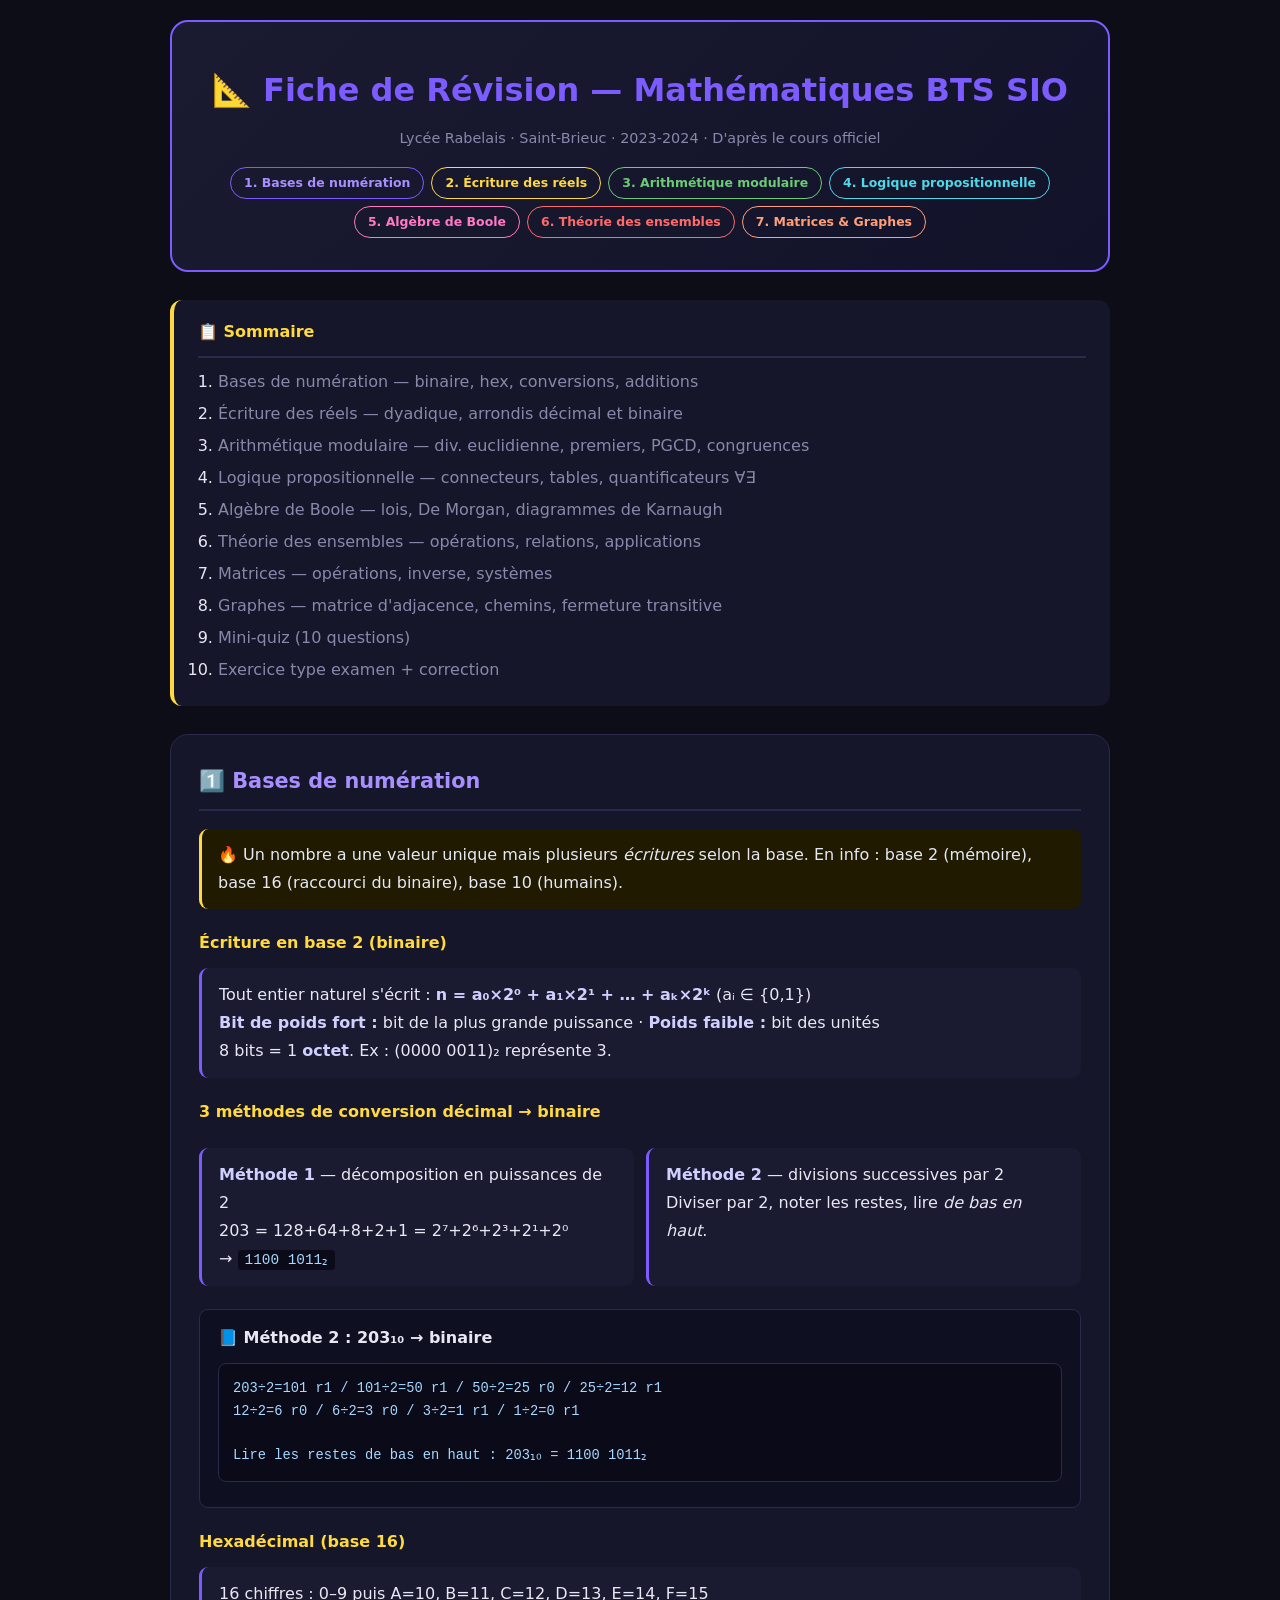
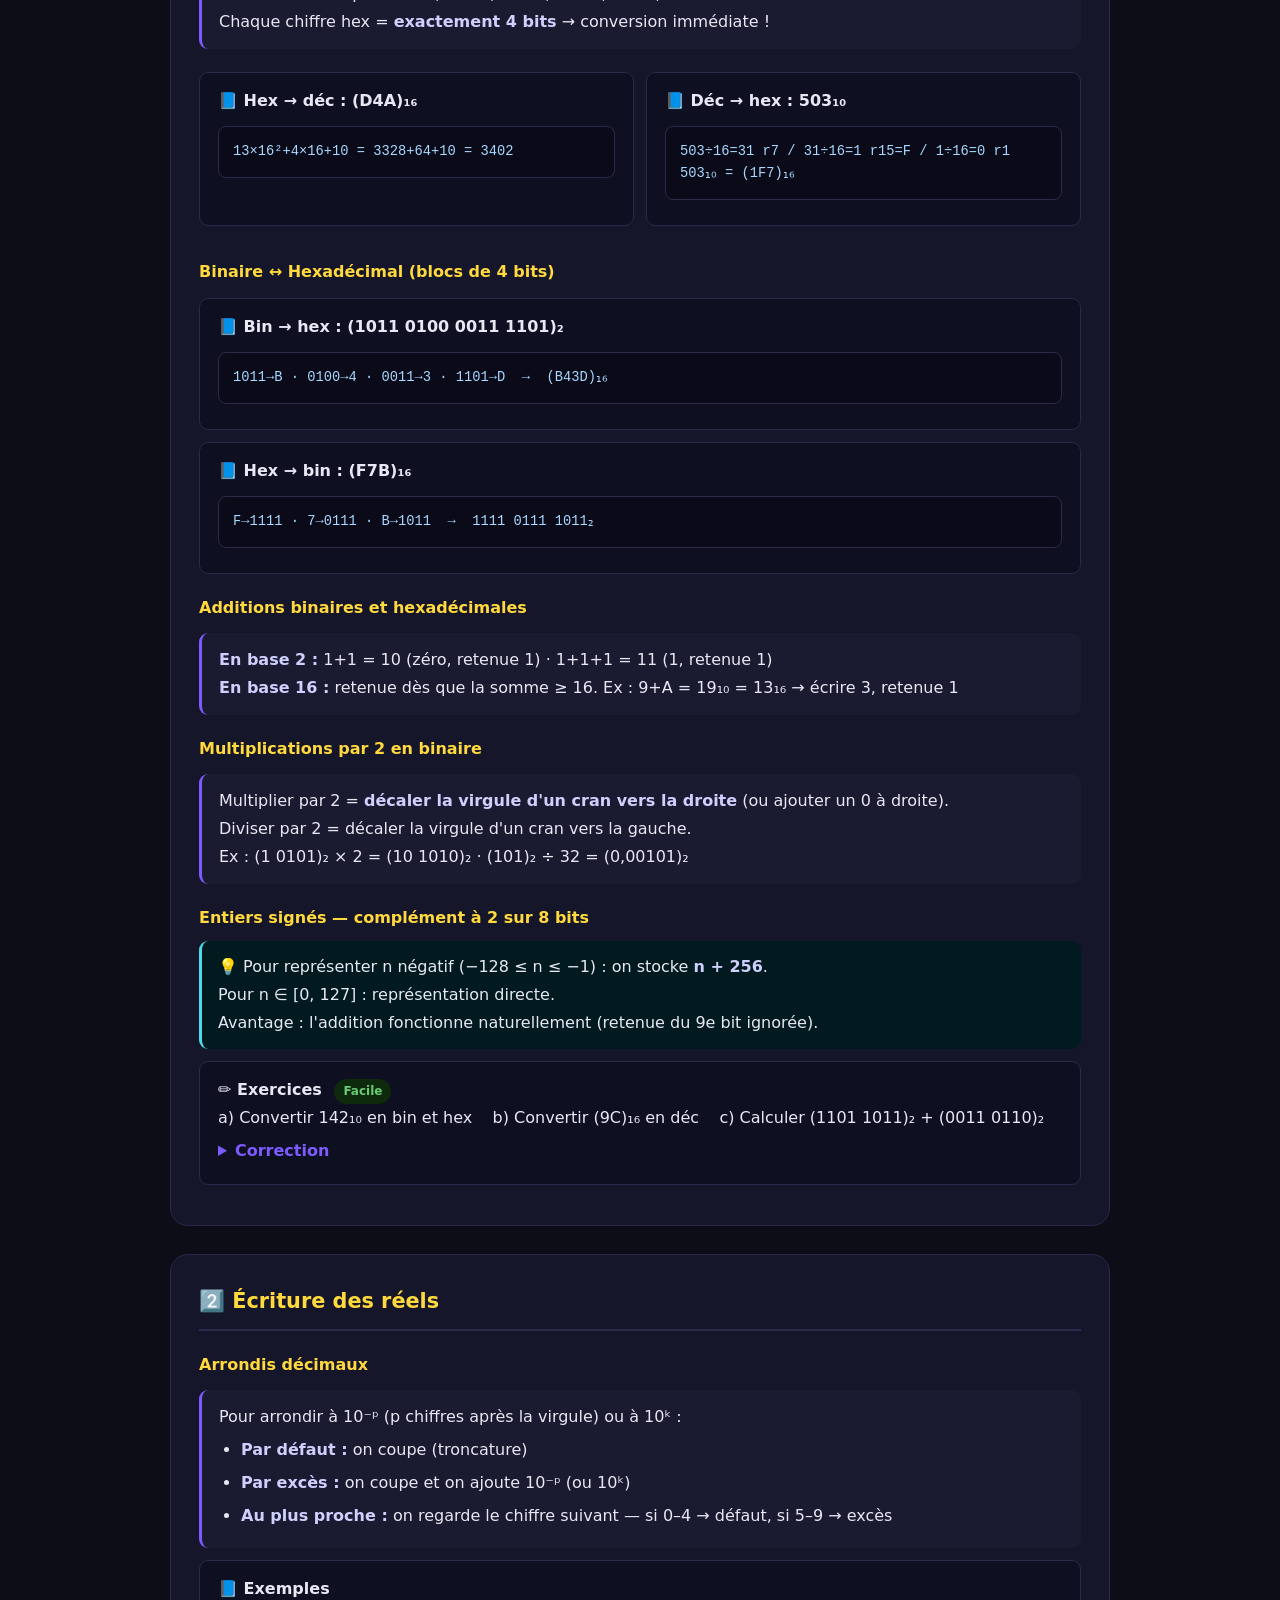
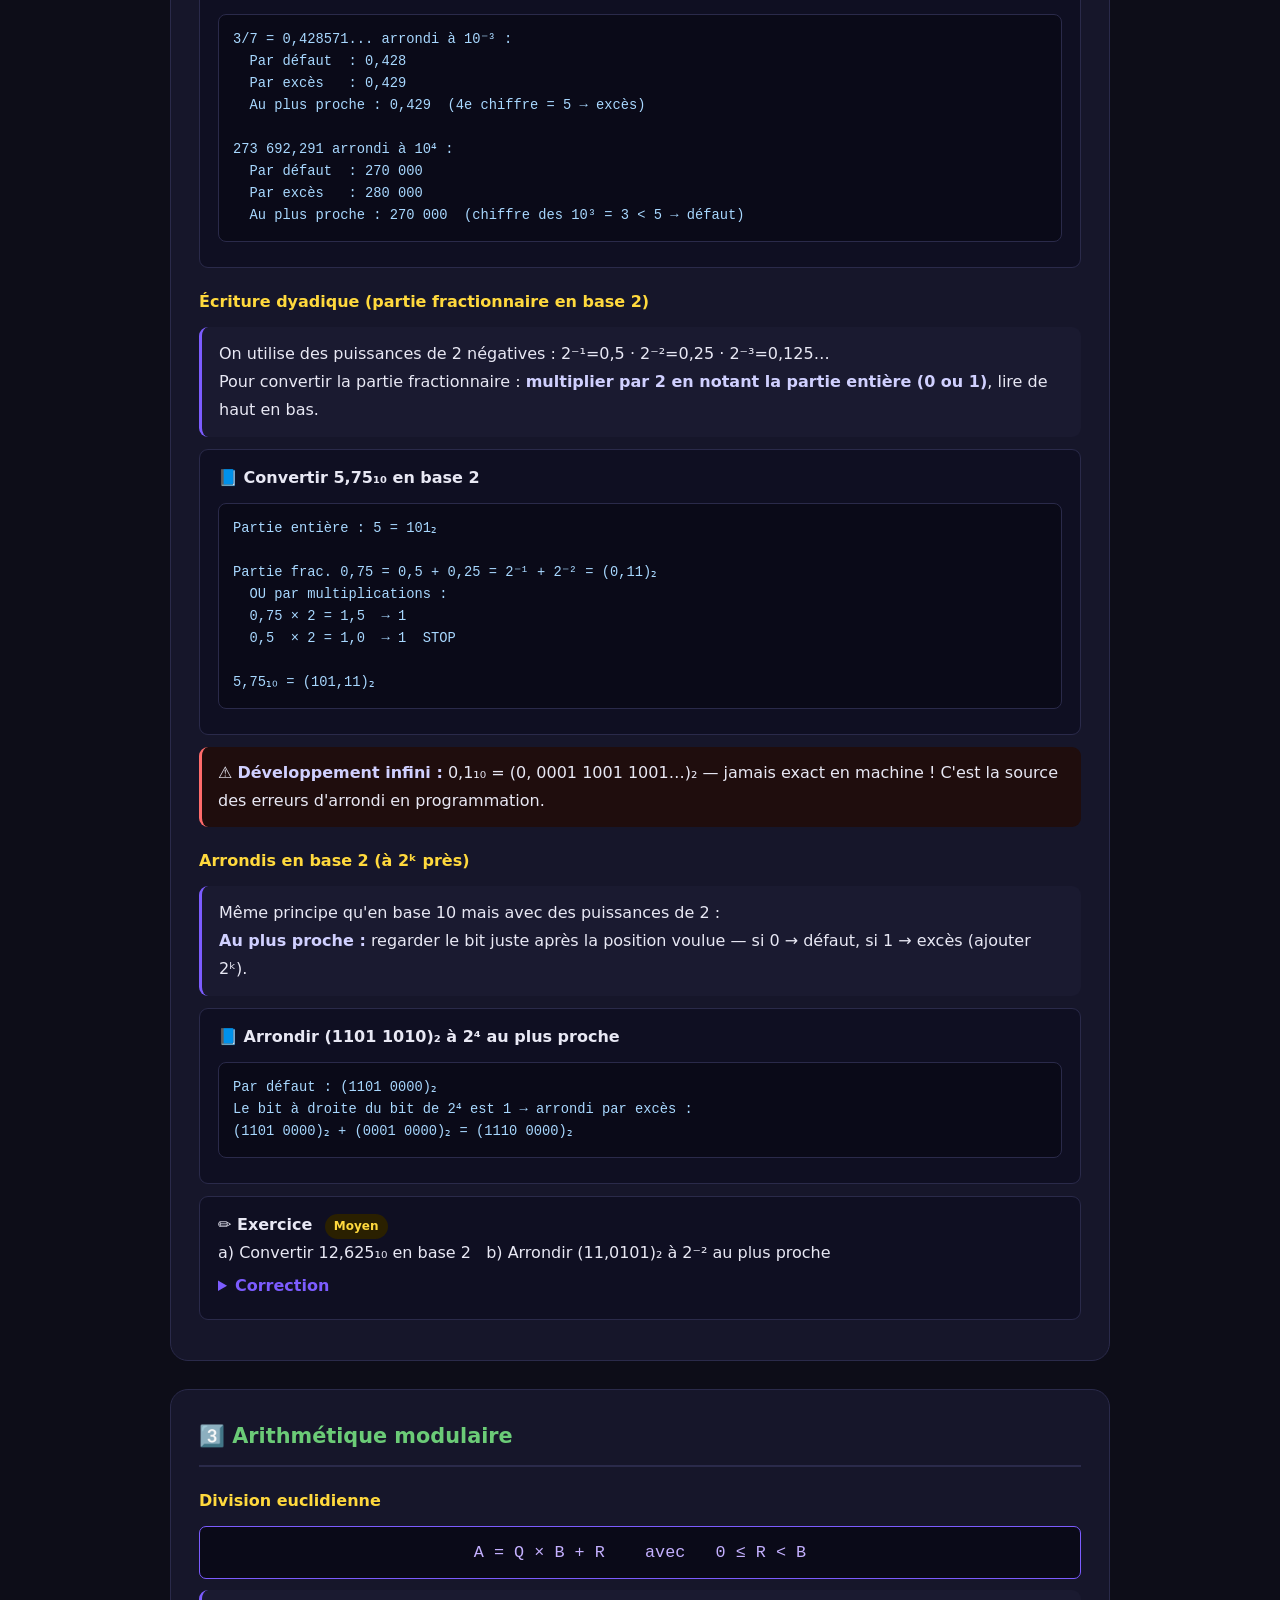
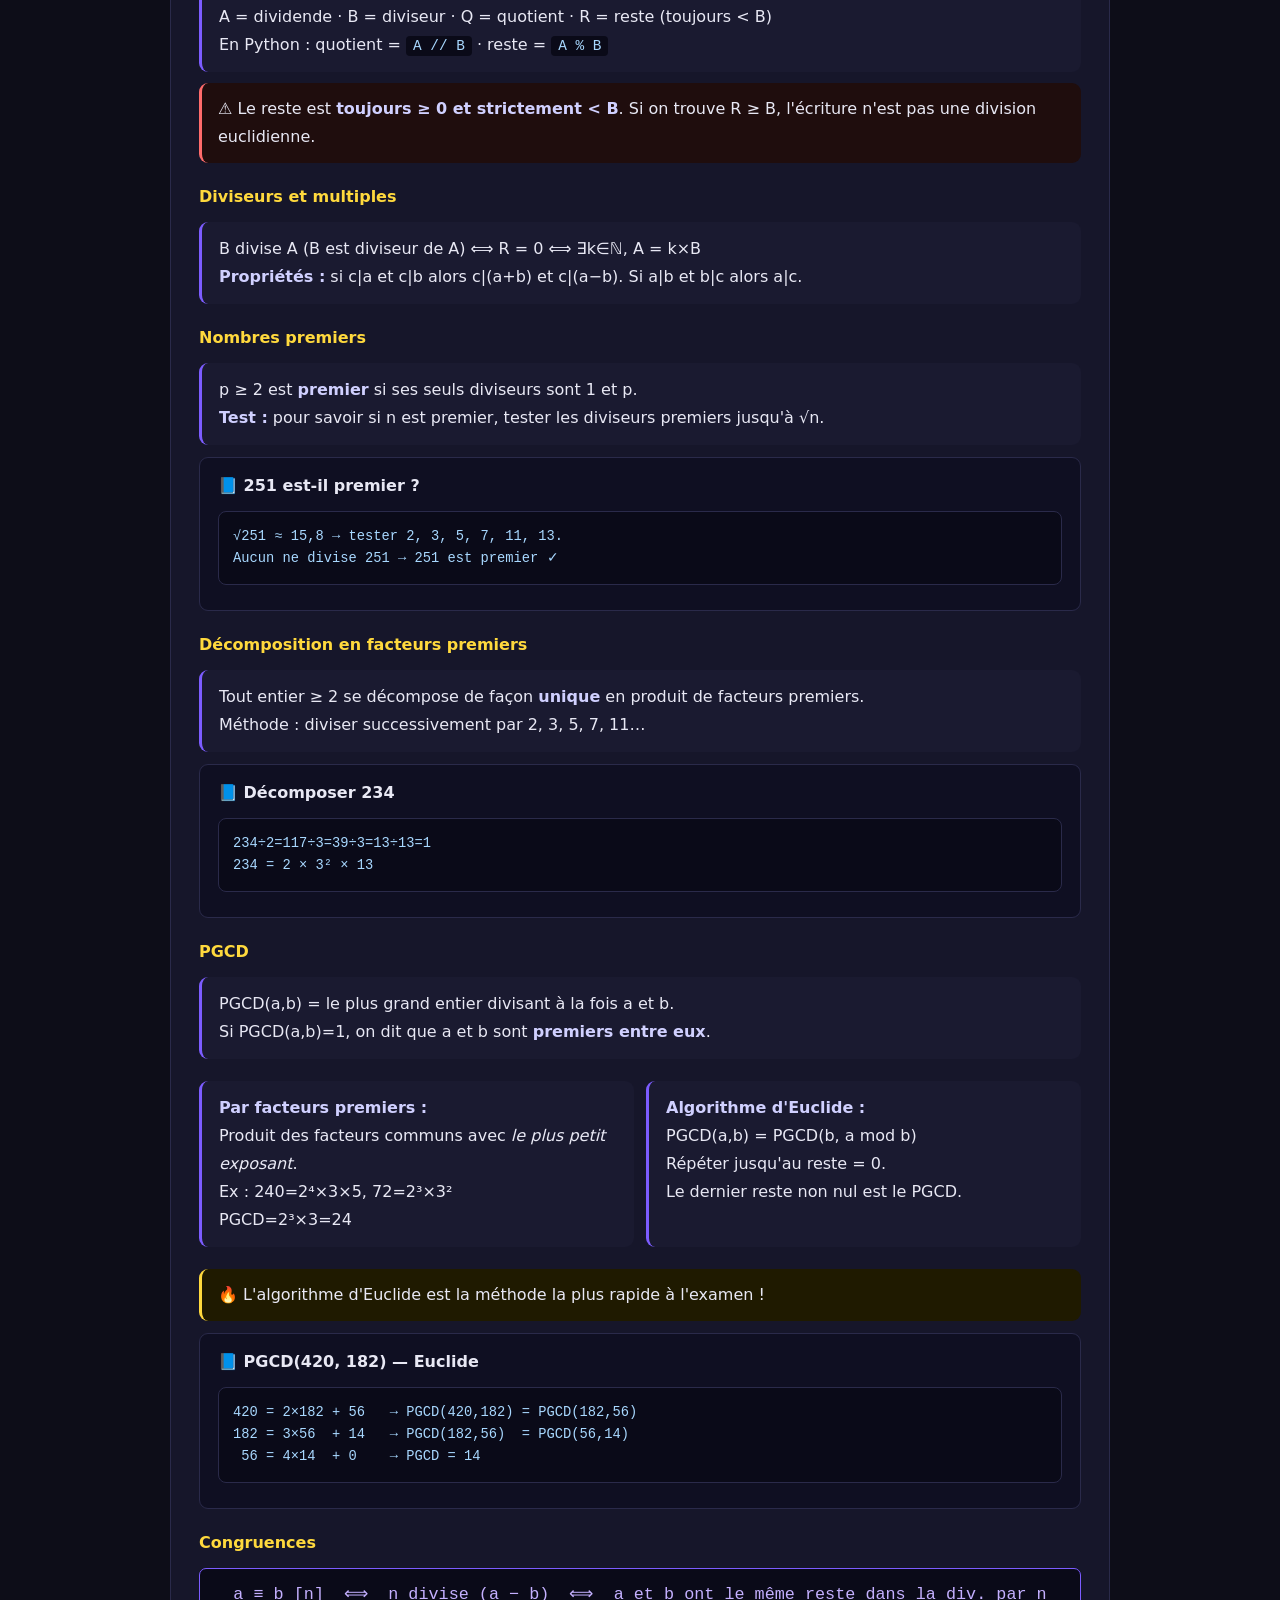
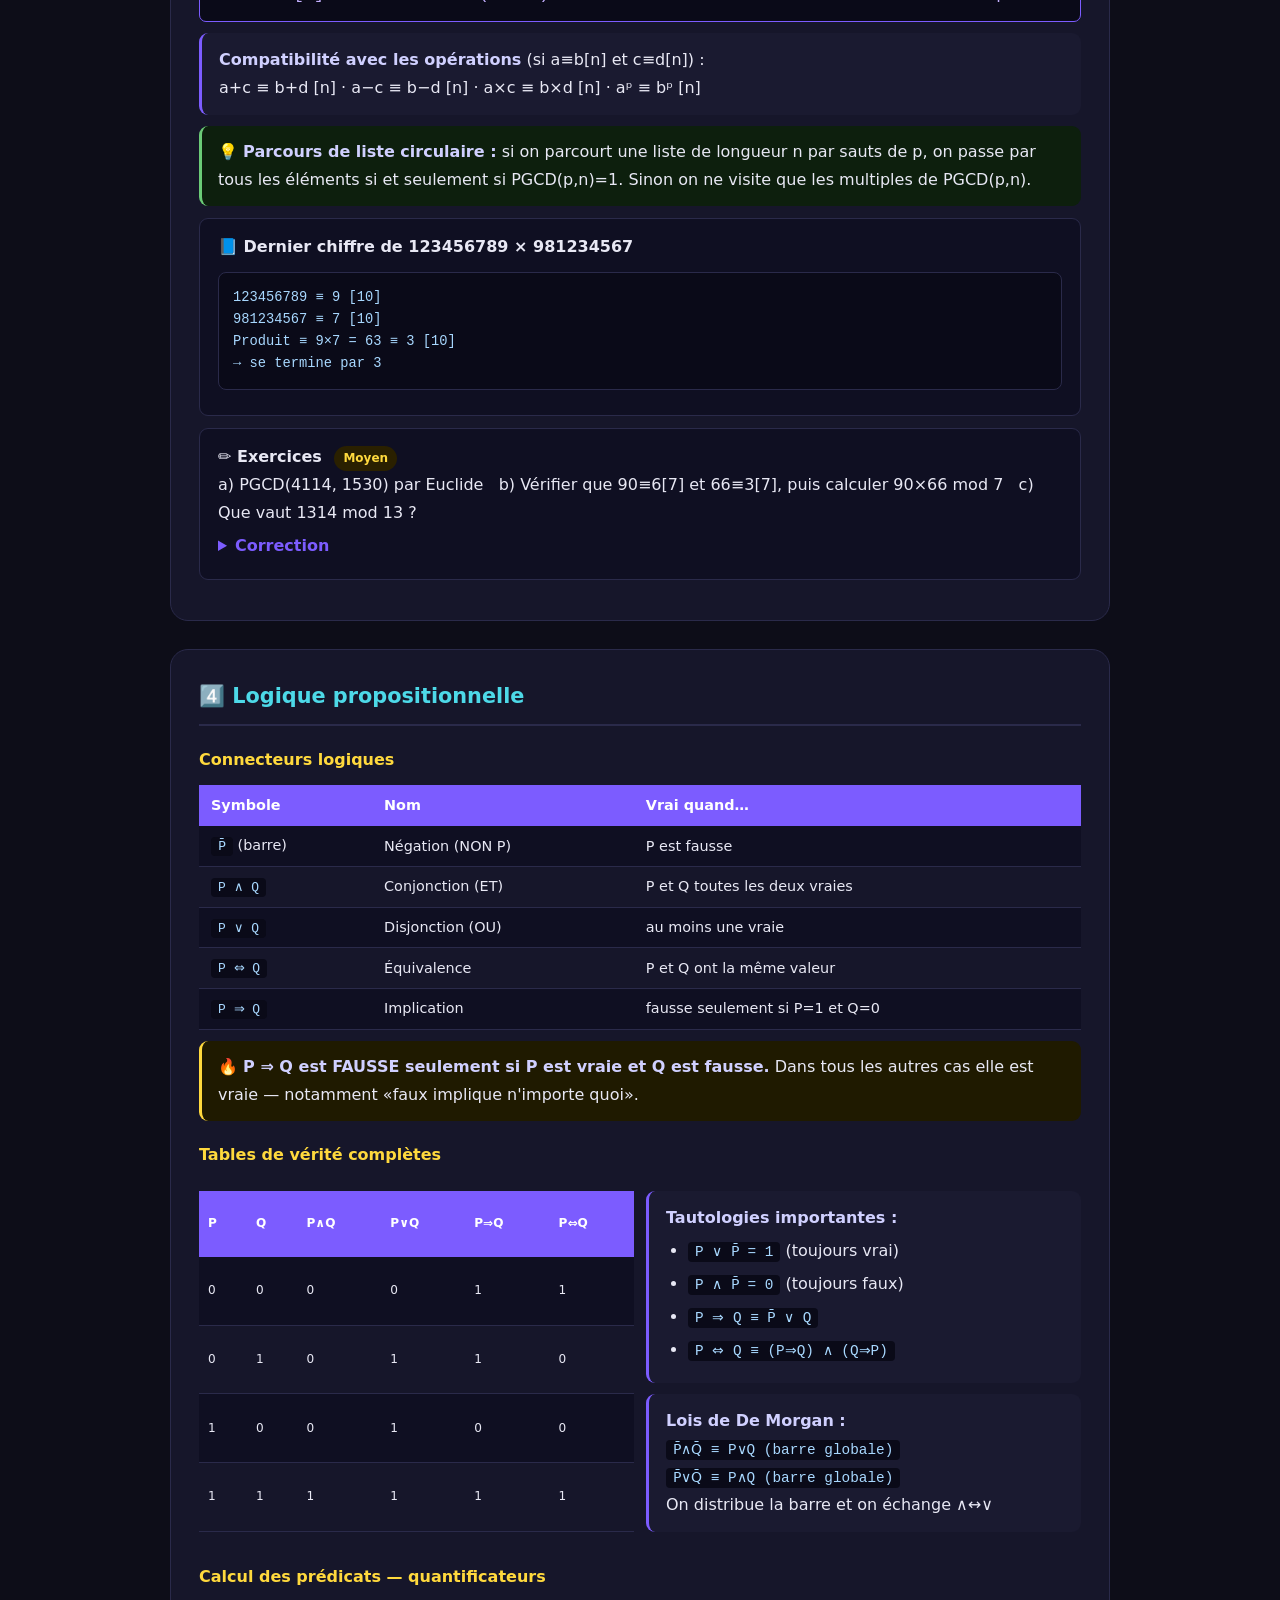
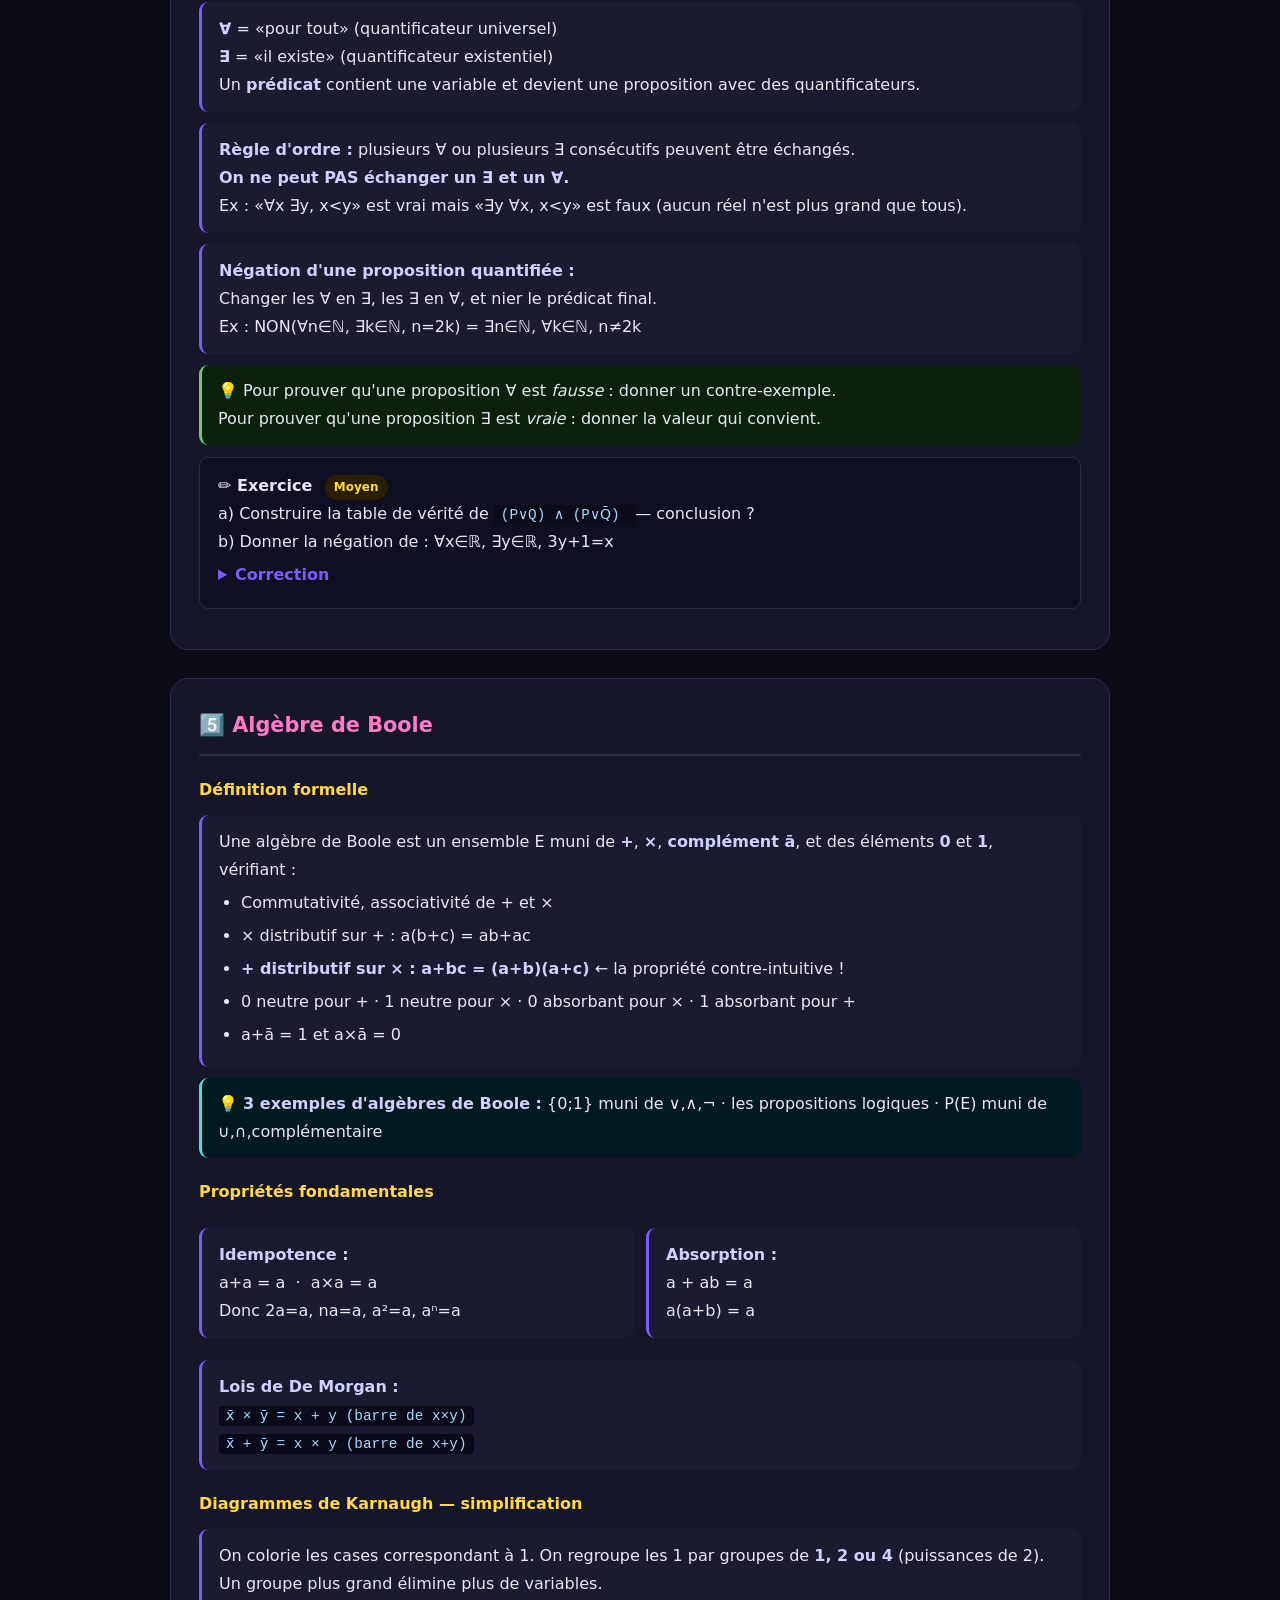
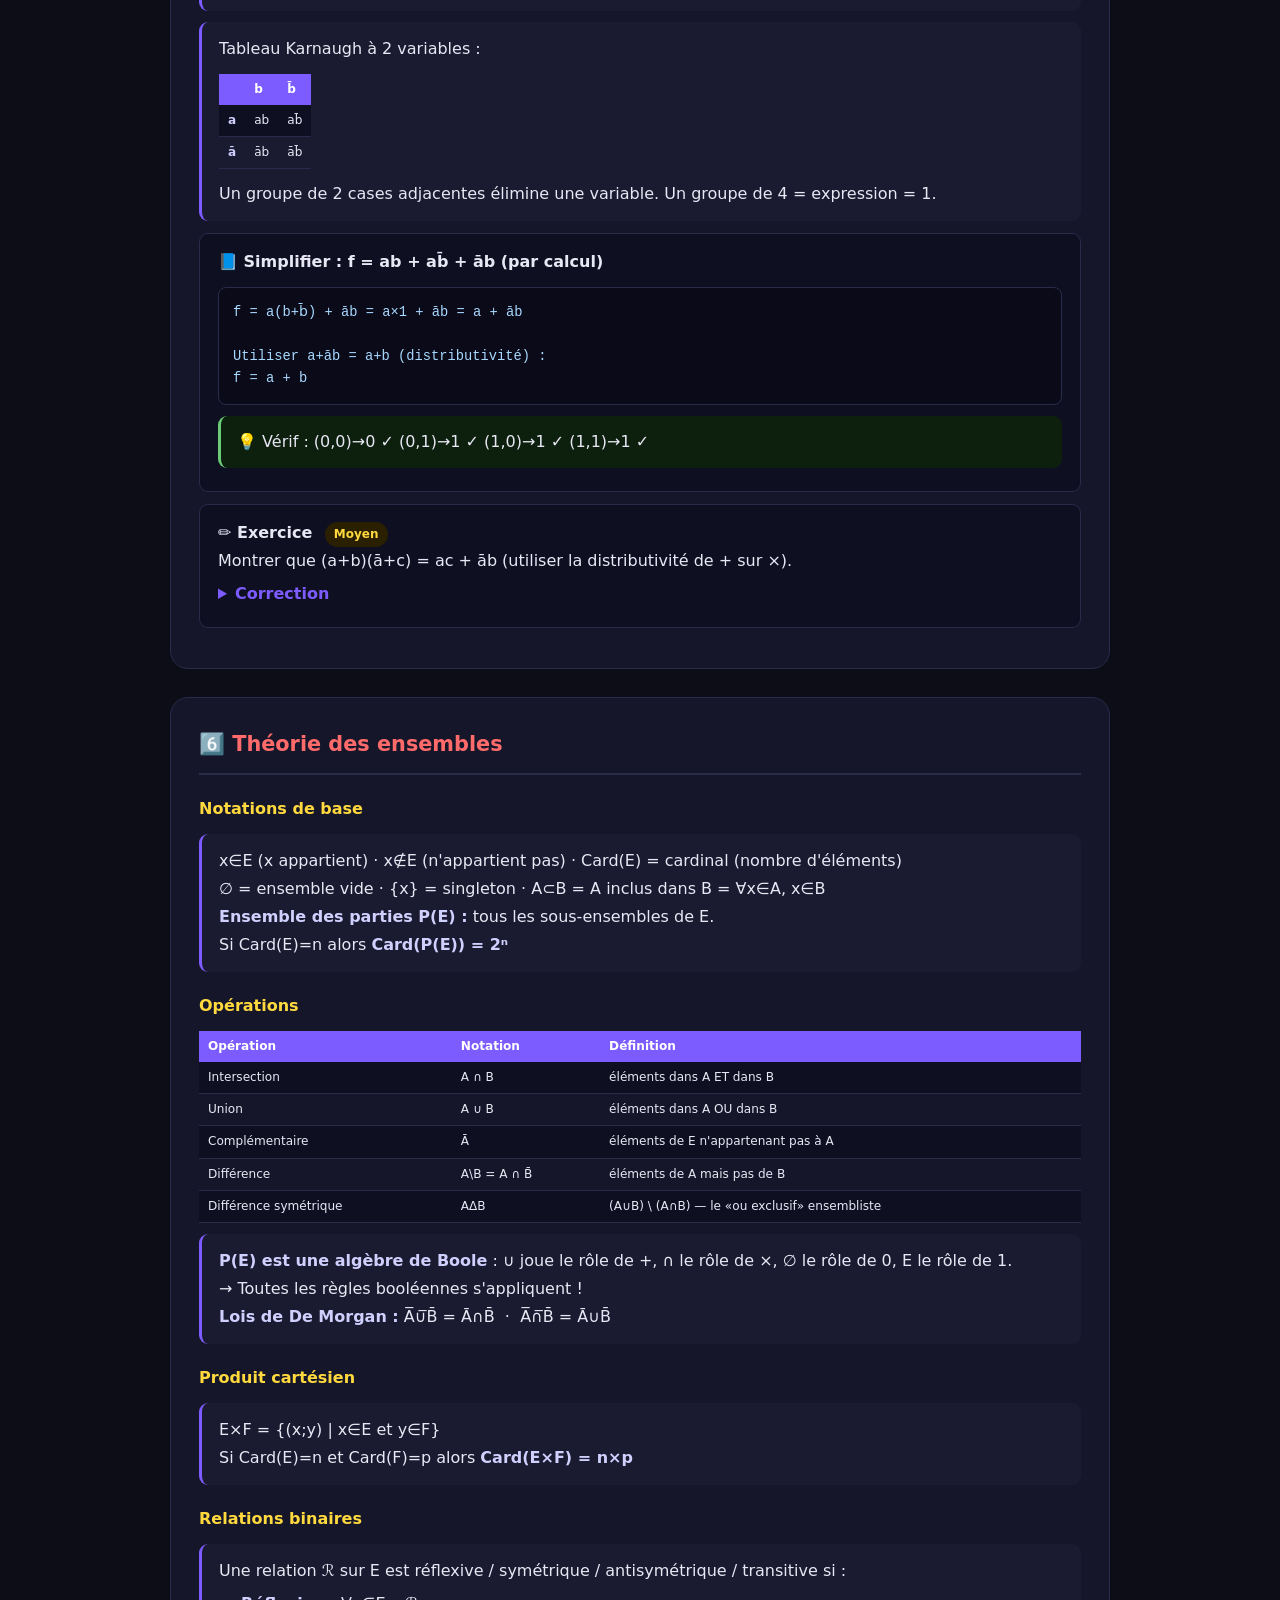
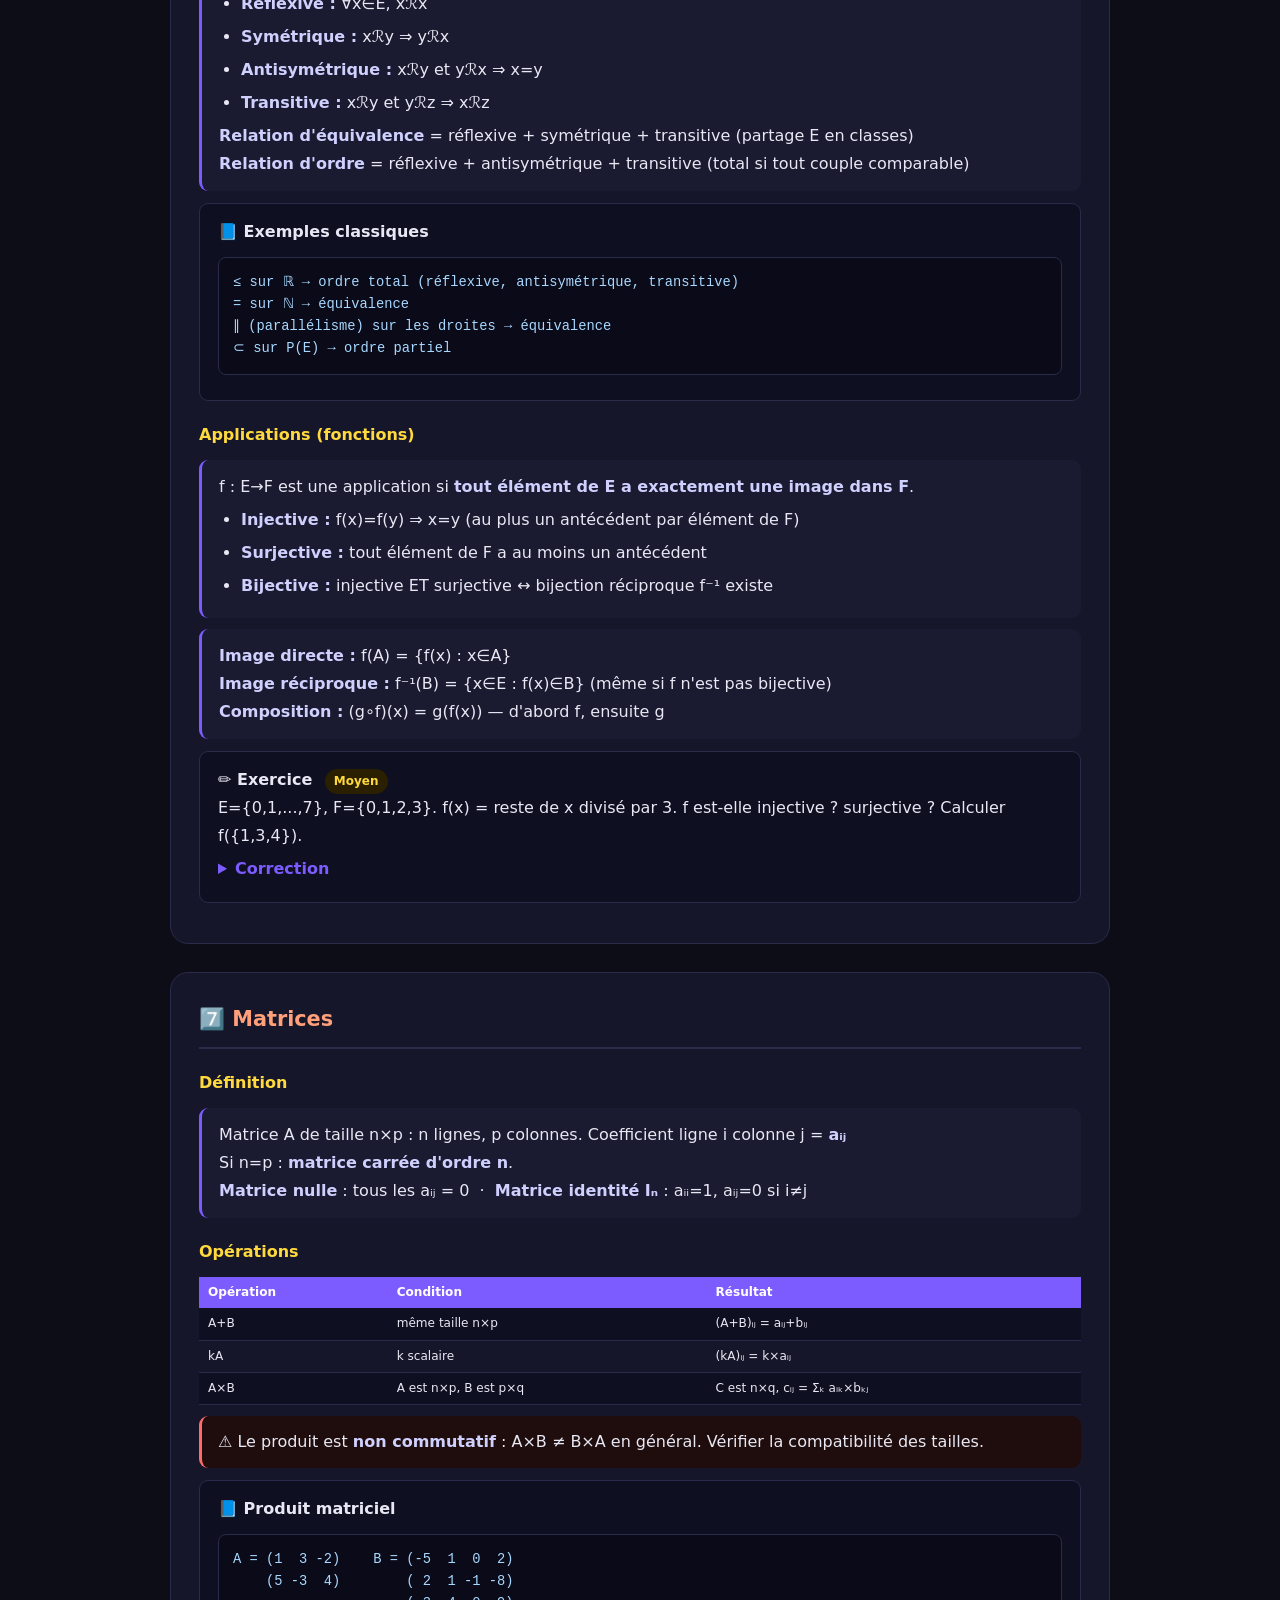
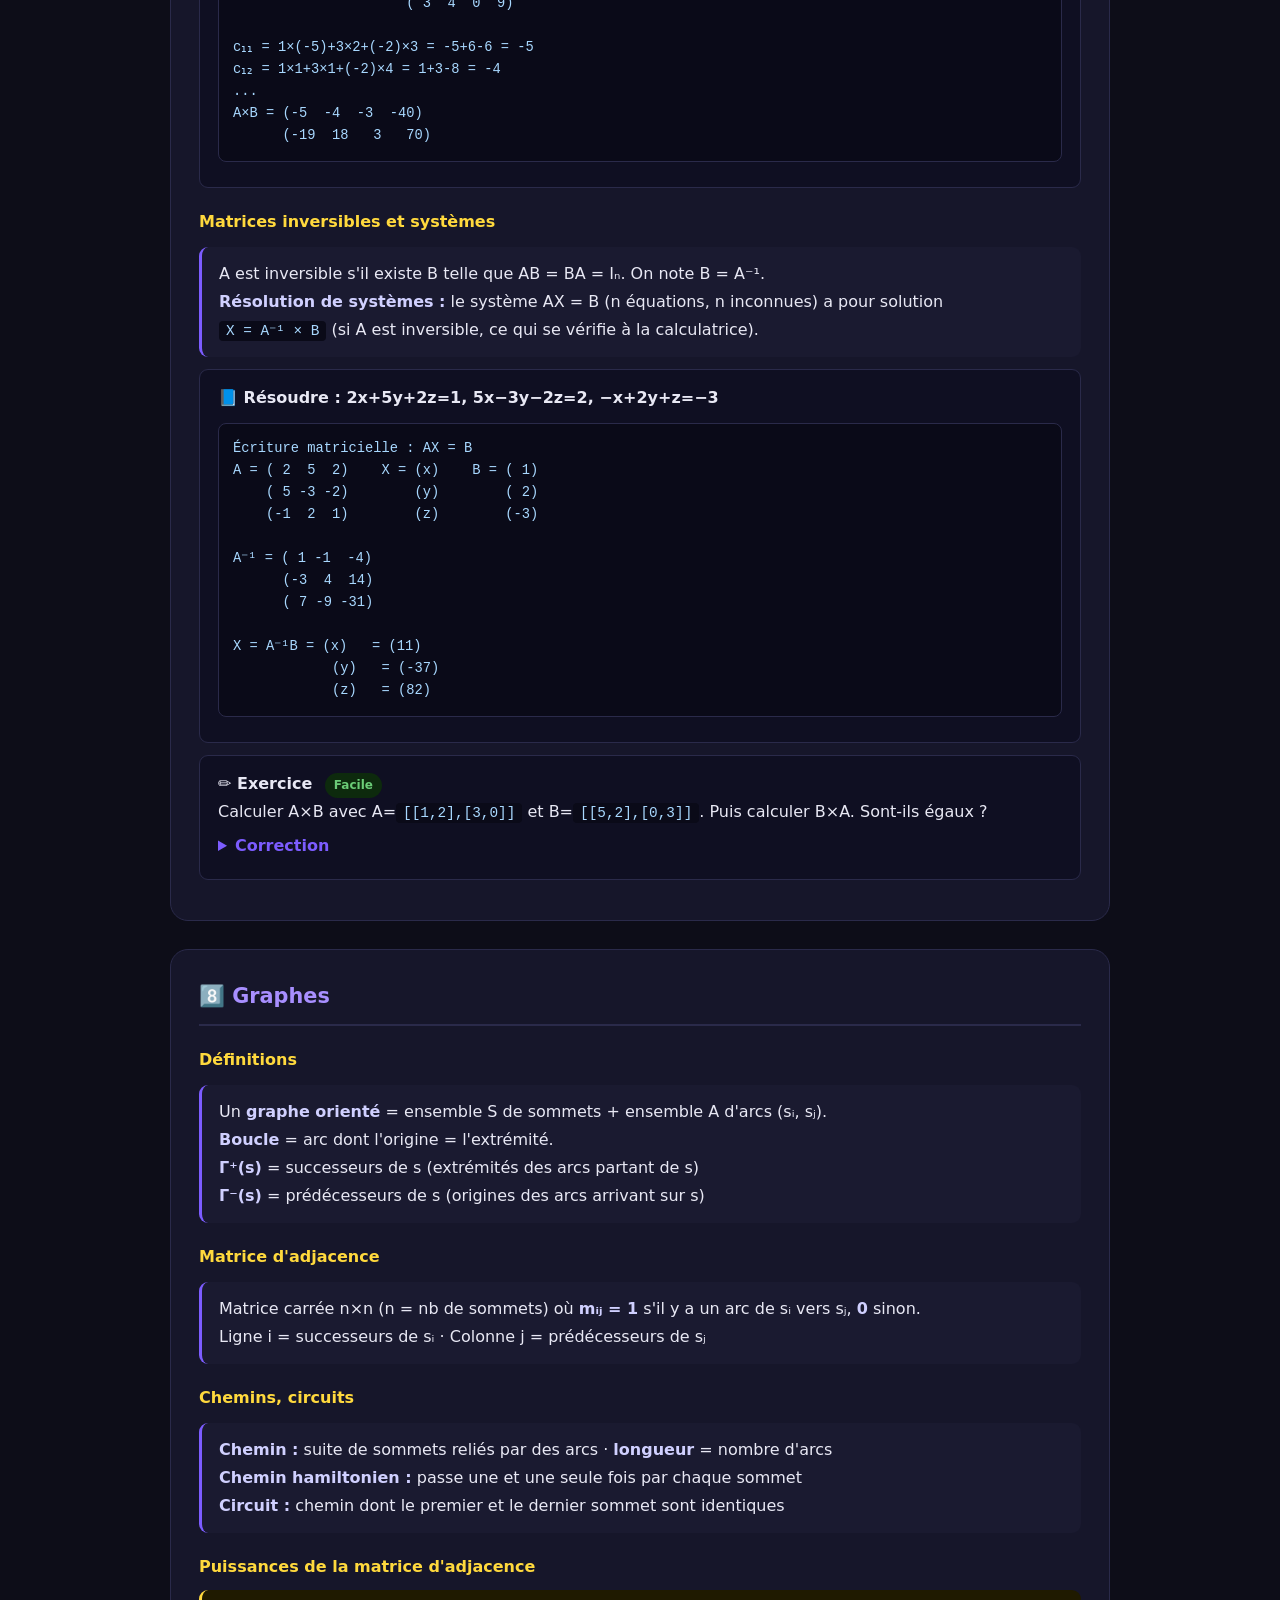
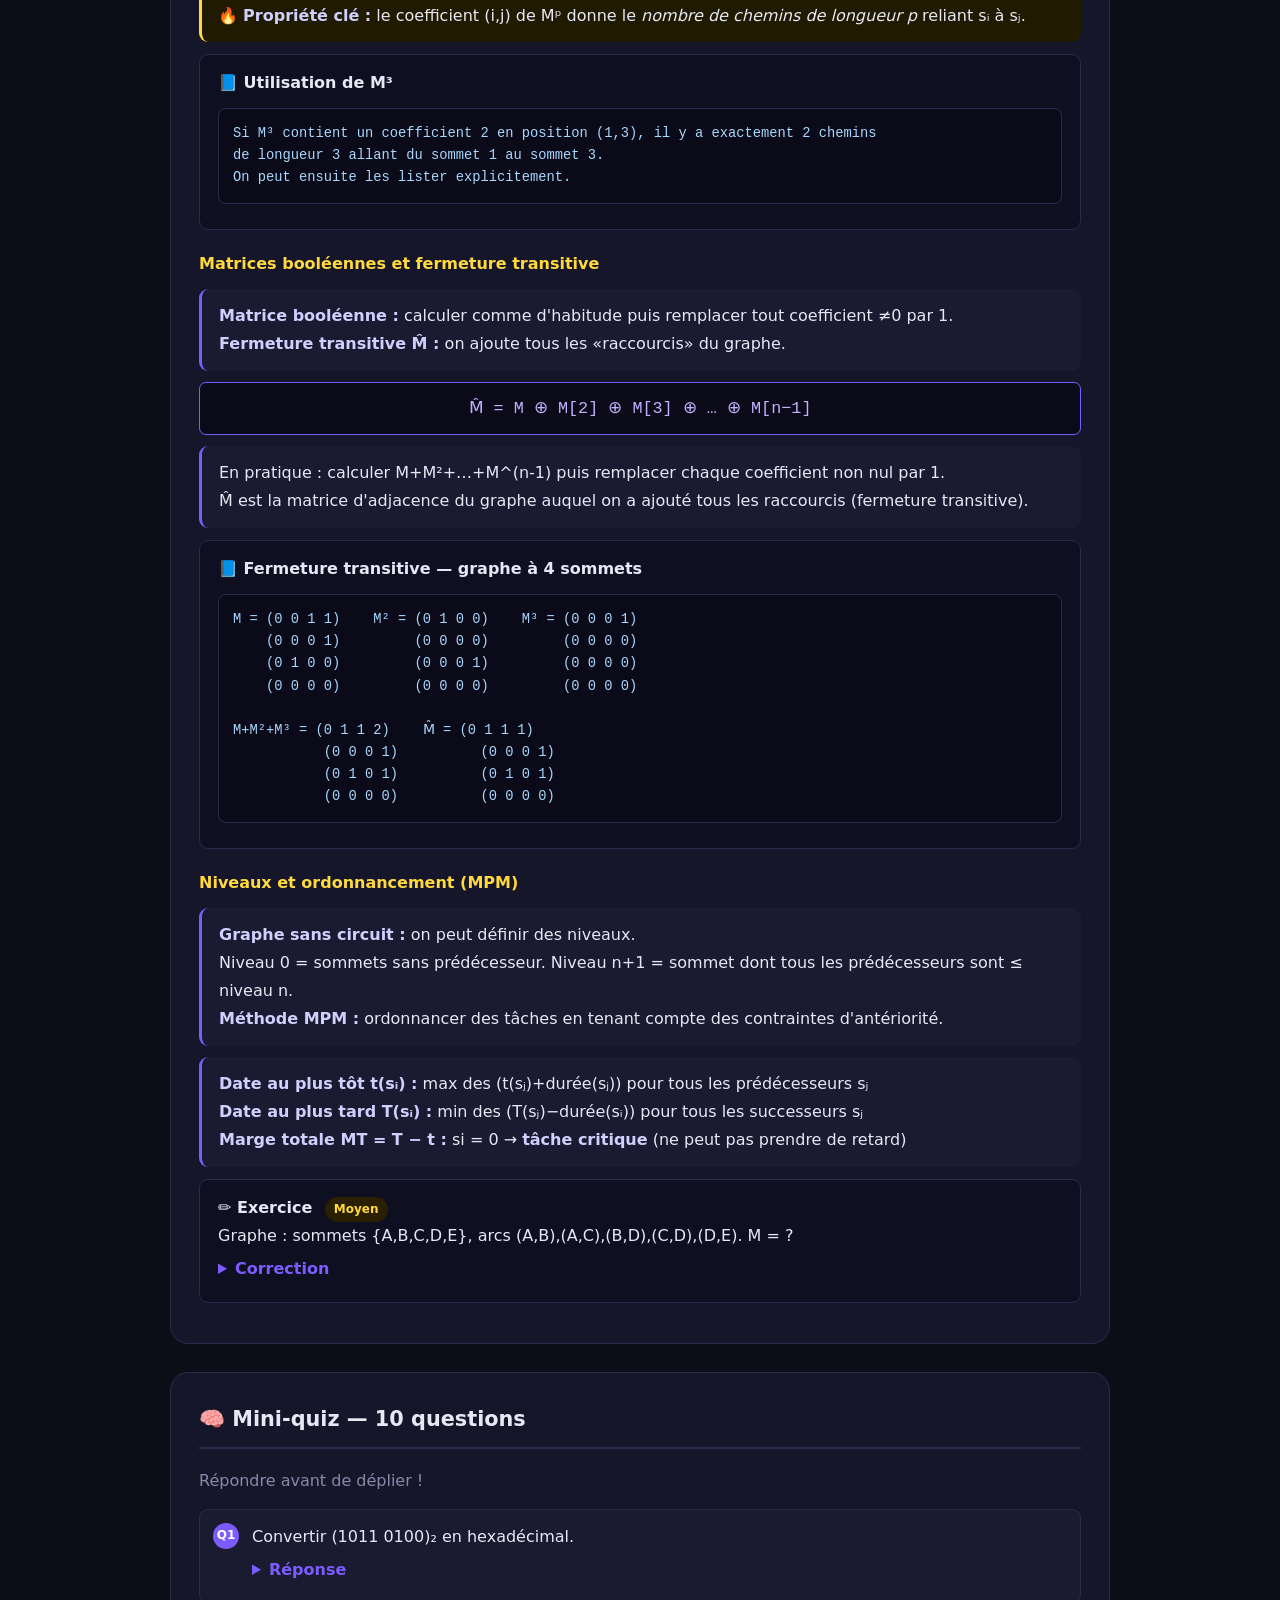
<file: fiche-revision-maths-bts-sio.html>
<!DOCTYPE html>
<html lang="fr">
<head>
  <meta charset="UTF-8">
  <meta name="viewport" content="width=device-width, initial-scale=1.0">
  <title>Fiche Révision Maths BTS SIO — Lycée Rabelais</title>
  <style>
    :root {
      --c1:#7C5CFF; --c2:#FFD93D; --c3:#6BCB77; --c4:#4DD9E8;
      --c5:#FF79C6; --c6:#FF6B6B; --c7:#FFA07A;
      --bg:#0d0d18; --card:#16162a; --card2:#1a1a30;
      --text:#e8e8f4; --muted:#8888aa; --border:#2a2a4a;
    }
    *{box-sizing:border-box;margin:0;padding:0}
    body{font-family:'Segoe UI',system-ui,sans-serif;background:var(--bg);color:var(--text);
         line-height:1.75;padding:20px;max-width:980px;margin:0 auto}

    /* HEADER */
    .header{text-align:center;padding:40px 20px 32px;background:linear-gradient(135deg,#1a1a30,#12122a);
            border-radius:18px;border:2px solid var(--c1);margin-bottom:28px}
    .header h1{font-size:2rem;color:var(--c1);margin-bottom:8px}
    .header p{color:var(--muted);font-size:.9rem}
    .chips{display:flex;flex-wrap:wrap;justify-content:center;gap:7px;margin-top:16px}
    .chip{padding:4px 13px;border-radius:20px;font-size:.78rem;font-weight:700;border:1px solid}

    /* TOC */
    .toc{background:var(--card);border-radius:12px;padding:18px 24px;margin-bottom:28px;border-left:4px solid var(--c2)}
    .toc h2{color:var(--c2);margin-bottom:10px;font-size:1rem}
    .toc ol{padding-left:20px} .toc li{margin:4px 0}
    .toc a{color:var(--muted);text-decoration:none} .toc a:hover{color:var(--c1)}

    /* SECTIONS */
    section{background:var(--card);border-radius:18px;padding:28px;margin-bottom:28px;border:1px solid var(--border)}
    h2{font-size:1.3rem;margin-bottom:18px;padding-bottom:10px;border-bottom:2px solid var(--border)}
    h3{font-size:1rem;color:var(--c2);margin:20px 0 9px}

    /* BLOCS */
    .card{background:var(--card2);border-radius:9px;padding:13px 17px;margin:11px 0;border-left:3px solid var(--c1)}
    .tip{background:#0d1f0d;border-left:3px solid var(--c3);border-radius:9px;padding:12px 16px;margin:9px 0}
    .warn{background:#1f0d0d;border-left:3px solid var(--c6);border-radius:9px;padding:12px 16px;margin:9px 0}
    .fire{background:#1f1a00;border-left:3px solid var(--c2);border-radius:9px;padding:12px 16px;margin:9px 0}
    .info{background:#001a1f;border-left:3px solid var(--c4);border-radius:9px;padding:12px 16px;margin:9px 0}

    /* CODE */
    code{background:#0a0a18;padding:2px 7px;border-radius:4px;font-family:'Courier New',monospace;color:#a8d8ff;font-size:.9em}
    pre{background:#0a0a18;border-radius:8px;padding:14px;overflow-x:auto;margin:11px 0;
        font-family:'Courier New',monospace;font-size:.86em;color:#a8d8ff;border:1px solid var(--border);line-height:1.6}

    /* TABLES */
    table{width:100%;border-collapse:collapse;margin:11px 0;font-size:.9em}
    th{background:var(--c1);color:#fff;padding:8px 12px;text-align:left}
    td{padding:7px 12px;border-bottom:1px solid var(--border)}
    tr:nth-child(even) td{background:#0f0f22}
    .tsm td,.tsm th{padding:5px 9px;font-size:.84em}

    /* EXOS */
    .ex{background:#0f0f22;border-radius:9px;padding:14px 18px;margin:12px 0;border:1px solid var(--border)}
    details summary{cursor:pointer;color:var(--c1);font-weight:600;padding:5px 0;user-select:none}
    details summary:hover{color:var(--c2)}
    details[open] summary{margin-bottom:8px}
    .sol{margin-top:8px;padding-top:8px;border-top:1px dashed var(--border)}

    /* QUIZ */
    .quiz-section{counter-reset:quiz}
    .qz{background:var(--card2);border-radius:9px;padding:13px 17px 13px 52px;margin:9px 0;
        border:1px solid var(--border);position:relative;counter-increment:quiz}
    .qz::before{content:"Q" counter(quiz);position:absolute;left:13px;top:13px;
                background:var(--c1);color:#fff;width:26px;height:26px;border-radius:50%;
                display:flex;align-items:center;justify-content:center;font-size:.75rem;font-weight:700}

    /* MISC */
    .formula{background:#0a0a18;border:1px solid var(--c1);border-radius:7px;padding:11px 16px;
             margin:11px 0;text-align:center;font-size:1.05em;color:#c4b0ff;font-family:'Courier New',monospace}
    .g2{display:grid;grid-template-columns:1fr 1fr;gap:12px;margin:11px 0}
    @media(max-width:660px){.g2{grid-template-columns:1fr}}
    .badge{display:inline-block;padding:2px 9px;border-radius:20px;font-size:.75rem;font-weight:700;margin-left:7px}
    .easy{background:#0d2a0d;color:var(--c3)} .med{background:#2a2000;color:var(--c2)} .hard{background:#2a0d0d;color:var(--c6)}
    ul,ol{padding-left:22px} li{margin:5px 0}
    strong{color:#d0d0ff}
  </style>
</head>
<body>

<!-- ═══ HEADER ═══ -->
<div class="header">
  <h1>📐 Fiche de Révision — Mathématiques BTS SIO</h1>
  <p>Lycée Rabelais · Saint-Brieuc · 2023-2024 · D'après le cours officiel</p>
  <div class="chips">
    <span class="chip" style="color:#a88fff;border-color:#7C5CFF">1. Bases de numération</span>
    <span class="chip" style="color:#ffd93d;border-color:#ffd93d">2. Écriture des réels</span>
    <span class="chip" style="color:#6bcb77;border-color:#6bcb77">3. Arithmétique modulaire</span>
    <span class="chip" style="color:#4dd9e8;border-color:#4dd9e8">4. Logique propositionnelle</span>
    <span class="chip" style="color:#ff79c6;border-color:#ff79c6">5. Algèbre de Boole</span>
    <span class="chip" style="color:#ff6b6b;border-color:#ff6b6b">6. Théorie des ensembles</span>
    <span class="chip" style="color:#ffa07a;border-color:#ffa07a">7. Matrices &amp; Graphes</span>
  </div>
</div>

<!-- ═══ TOC ═══ -->
<nav class="toc">
  <h2>📋 Sommaire</h2>
  <ol>
    <li><a href="#ch1">Bases de numération — binaire, hex, conversions, additions</a></li>
    <li><a href="#ch2">Écriture des réels — dyadique, arrondis décimal et binaire</a></li>
    <li><a href="#ch3">Arithmétique modulaire — div. euclidienne, premiers, PGCD, congruences</a></li>
    <li><a href="#ch4">Logique propositionnelle — connecteurs, tables, quantificateurs ∀∃</a></li>
    <li><a href="#ch5">Algèbre de Boole — lois, De Morgan, diagrammes de Karnaugh</a></li>
    <li><a href="#ch6">Théorie des ensembles — opérations, relations, applications</a></li>
    <li><a href="#ch7">Matrices — opérations, inverse, systèmes</a></li>
    <li><a href="#ch8">Graphes — matrice d'adjacence, chemins, fermeture transitive</a></li>
    <li><a href="#quiz">Mini-quiz (10 questions)</a></li>
    <li><a href="#exam">Exercice type examen + correction</a></li>
  </ol>
</nav>

<!-- ═══════════════ CH1 BASES DE NUMÉRATION ═══════════════ -->
<section id="ch1">
  <h2 style="color:#a88fff">1️⃣ Bases de numération</h2>

  <div class="fire">🔥 Un nombre a une valeur unique mais plusieurs <em>écritures</em> selon la base. En info : base 2 (mémoire), base 16 (raccourci du binaire), base 10 (humains).</div>

  <h3>Écriture en base 2 (binaire)</h3>
  <div class="card">
    Tout entier naturel s'écrit : <strong>n = a₀×2⁰ + a₁×2¹ + … + aₖ×2ᵏ</strong> (aᵢ ∈ {0,1})<br>
    <strong>Bit de poids fort :</strong> bit de la plus grande puissance · <strong>Poids faible :</strong> bit des unités<br>
    8 bits = 1 <strong>octet</strong>. Ex : (0000 0011)₂ représente 3.
  </div>

  <h3>3 méthodes de conversion décimal → binaire</h3>

  <div class="g2">
    <div class="card">
      <strong>Méthode 1</strong> — décomposition en puissances de 2<br>
      203 = 128+64+8+2+1 = 2⁷+2⁶+2³+2¹+2⁰<br>
      → <code>1100 1011₂</code>
    </div>
    <div class="card">
      <strong>Méthode 2</strong> — divisions successives par 2<br>
      Diviser par 2, noter les restes, lire <em>de bas en haut</em>.
    </div>
  </div>

  <div class="ex">
    <h4>📘 Méthode 2 : 203₁₀ → binaire</h4>
    <pre>
203÷2=101 r1 / 101÷2=50 r1 / 50÷2=25 r0 / 25÷2=12 r1
12÷2=6 r0 / 6÷2=3 r0 / 3÷2=1 r1 / 1÷2=0 r1

Lire les restes de bas en haut : 203₁₀ = 1100 1011₂</pre>
  </div>

  <h3>Hexadécimal (base 16)</h3>
  <div class="card">
    16 chiffres : 0–9 puis A=10, B=11, C=12, D=13, E=14, F=15<br>
    Chaque chiffre hex = <strong>exactement 4 bits</strong> → conversion immédiate !
  </div>

  <div class="g2">
    <div class="ex">
      <h4>📘 Hex → déc : (D4A)₁₆</h4>
      <pre>13×16²+4×16+10 = 3328+64+10 = 3402</pre>
    </div>
    <div class="ex">
      <h4>📘 Déc → hex : 503₁₀</h4>
      <pre>503÷16=31 r7 / 31÷16=1 r15=F / 1÷16=0 r1
503₁₀ = (1F7)₁₆</pre>
    </div>
  </div>

  <h3>Binaire ↔ Hexadécimal (blocs de 4 bits)</h3>
  <div class="ex">
    <h4>📘 Bin → hex : (1011 0100 0011 1101)₂</h4>
    <pre>1011→B · 0100→4 · 0011→3 · 1101→D  →  (B43D)₁₆</pre>
  </div>
  <div class="ex">
    <h4>📘 Hex → bin : (F7B)₁₆</h4>
    <pre>F→1111 · 7→0111 · B→1011  →  1111 0111 1011₂</pre>
  </div>

  <h3>Additions binaires et hexadécimales</h3>
  <div class="card">
    <strong>En base 2 :</strong> 1+1 = 10 (zéro, retenue 1) · 1+1+1 = 11 (1, retenue 1)<br>
    <strong>En base 16 :</strong> retenue dès que la somme ≥ 16. Ex : 9+A = 19₁₀ = 13₁₆ → écrire 3, retenue 1
  </div>

  <h3>Multiplications par 2 en binaire</h3>
  <div class="card">
    Multiplier par 2 = <strong>décaler la virgule d'un cran vers la droite</strong> (ou ajouter un 0 à droite).<br>
    Diviser par 2 = décaler la virgule d'un cran vers la gauche.<br>
    Ex : (1 0101)₂ × 2 = (10 1010)₂ · (101)₂ ÷ 32 = (0,00101)₂
  </div>

  <h3>Entiers signés — complément à 2 sur 8 bits</h3>
  <div class="info">
    💡 Pour représenter n négatif (−128 ≤ n ≤ −1) : on stocke <strong>n + 256</strong>.<br>
    Pour n ∈ [0, 127] : représentation directe.<br>
    Avantage : l'addition fonctionne naturellement (retenue du 9e bit ignorée).
  </div>

  <div class="ex">
    <h4>✏️ Exercices <span class="badge easy">Facile</span></h4>
    <p>a) Convertir 142₁₀ en bin et hex &nbsp;&nbsp; b) Convertir (9C)₁₆ en déc &nbsp;&nbsp; c) Calculer (1101 1011)₂ + (0011 0110)₂</p>
    <details><summary>Correction</summary>
      <div class="sol">
        <p>a) 142 = 128+8+4+2 = <strong>1000 1110₂</strong> = <strong>8E₁₆</strong></p>
        <p>b) 9×16+12 = <strong>156₁₀</strong></p>
        <p>c) 1101 1011 + 0011 0110 = <strong>1 0001 0001₂</strong> = 273₁₀ (214+57=271... recalc : 219+54=273 ✓)</p>
      </div>
    </details>
  </div>
</section>

<!-- ═══════════════ CH2 ÉCRITURE DES RÉELS ═══════════════ -->
<section id="ch2">
  <h2 style="color:#ffd93d">2️⃣ Écriture des réels</h2>

  <h3>Arrondis décimaux</h3>
  <div class="card">
    Pour arrondir à 10⁻ᵖ (p chiffres après la virgule) ou à 10ᵏ :<br>
    <ul>
      <li><strong>Par défaut :</strong> on coupe (troncature)</li>
      <li><strong>Par excès :</strong> on coupe et on ajoute 10⁻ᵖ (ou 10ᵏ)</li>
      <li><strong>Au plus proche :</strong> on regarde le chiffre suivant — si 0–4 → défaut, si 5–9 → excès</li>
    </ul>
  </div>

  <div class="ex">
    <h4>📘 Exemples</h4>
    <pre>
3/7 = 0,428571... arrondi à 10⁻³ :
  Par défaut  : 0,428
  Par excès   : 0,429
  Au plus proche : 0,429  (4e chiffre = 5 → excès)

273 692,291 arrondi à 10⁴ :
  Par défaut  : 270 000
  Par excès   : 280 000
  Au plus proche : 270 000  (chiffre des 10³ = 3 < 5 → défaut)</pre>
  </div>

  <h3>Écriture dyadique (partie fractionnaire en base 2)</h3>
  <div class="card">
    On utilise des puissances de 2 négatives : 2⁻¹=0,5 · 2⁻²=0,25 · 2⁻³=0,125…<br>
    Pour convertir la partie fractionnaire : <strong>multiplier par 2 en notant la partie entière (0 ou 1)</strong>, lire de haut en bas.
  </div>

  <div class="ex">
    <h4>📘 Convertir 5,75₁₀ en base 2</h4>
    <pre>
Partie entière : 5 = 101₂

Partie frac. 0,75 = 0,5 + 0,25 = 2⁻¹ + 2⁻² = (0,11)₂
  OU par multiplications :
  0,75 × 2 = 1,5  → 1
  0,5  × 2 = 1,0  → 1  STOP

5,75₁₀ = (101,11)₂</pre>
  </div>

  <div class="warn">⚠️ <strong>Développement infini :</strong> 0,1₁₀ = (0, 0001 1001 1001…)₂ — jamais exact en machine ! C'est la source des erreurs d'arrondi en programmation.</div>

  <h3>Arrondis en base 2 (à 2ᵏ près)</h3>
  <div class="card">
    Même principe qu'en base 10 mais avec des puissances de 2 :<br>
    <strong>Au plus proche :</strong> regarder le bit juste après la position voulue — si 0 → défaut, si 1 → excès (ajouter 2ᵏ).
  </div>

  <div class="ex">
    <h4>📘 Arrondir (1101 1010)₂ à 2⁴ au plus proche</h4>
    <pre>
Par défaut : (1101 0000)₂
Le bit à droite du bit de 2⁴ est 1 → arrondi par excès :
(1101 0000)₂ + (0001 0000)₂ = (1110 0000)₂</pre>
  </div>

  <div class="ex">
    <h4>✏️ Exercice <span class="badge med">Moyen</span></h4>
    <p>a) Convertir 12,625₁₀ en base 2 &nbsp; b) Arrondir (11,0101)₂ à 2⁻² au plus proche</p>
    <details><summary>Correction</summary>
      <div class="sol">
        <pre>
a) 12 = 1100₂ · 0,625 → ×2=1,25→1 / ×2=0,5→0 / ×2=1,0→1
   12,625₁₀ = (1100,101)₂

b) (11,0101)₂ à 2⁻² = garder 2 bits après virgule : 11,01
   3e bit = 0 → par défaut → (11,01)₂ = 3,25₁₀</pre>
      </div>
    </details>
  </div>
</section>

<!-- ═══════════════ CH3 ARITHMÉTIQUE MODULAIRE ═══════════════ -->
<section id="ch3">
  <h2 style="color:#6bcb77">3️⃣ Arithmétique modulaire</h2>

  <h3>Division euclidienne</h3>
  <div class="formula">A = Q × B + R &nbsp;&nbsp; avec &nbsp; 0 ≤ R &lt; B</div>
  <div class="card">
    A = dividende · B = diviseur · Q = quotient · R = reste (toujours &lt; B)<br>
    En Python : quotient = <code>A // B</code> · reste = <code>A % B</code>
  </div>
  <div class="warn">⚠️ Le reste est <strong>toujours ≥ 0 et strictement &lt; B</strong>. Si on trouve R ≥ B, l'écriture n'est pas une division euclidienne.</div>

  <h3>Diviseurs et multiples</h3>
  <div class="card">
    B divise A (B est diviseur de A) ⟺ R = 0 ⟺ ∃k∈ℕ, A = k×B<br>
    <strong>Propriétés :</strong> si c|a et c|b alors c|(a+b) et c|(a−b). Si a|b et b|c alors a|c.
  </div>

  <h3>Nombres premiers</h3>
  <div class="card">
    p ≥ 2 est <strong>premier</strong> si ses seuls diviseurs sont 1 et p.<br>
    <strong>Test :</strong> pour savoir si n est premier, tester les diviseurs premiers jusqu'à √n.
  </div>

  <div class="ex">
    <h4>📘 251 est-il premier ?</h4>
    <pre>√251 ≈ 15,8 → tester 2, 3, 5, 7, 11, 13.
Aucun ne divise 251 → 251 est premier ✓</pre>
  </div>

  <h3>Décomposition en facteurs premiers</h3>
  <div class="card">
    Tout entier ≥ 2 se décompose de façon <strong>unique</strong> en produit de facteurs premiers.<br>
    Méthode : diviser successivement par 2, 3, 5, 7, 11…
  </div>

  <div class="ex">
    <h4>📘 Décomposer 234</h4>
    <pre>234÷2=117÷3=39÷3=13÷13=1
234 = 2 × 3² × 13</pre>
  </div>

  <h3>PGCD</h3>
  <div class="card">
    PGCD(a,b) = le plus grand entier divisant à la fois a et b.<br>
    Si PGCD(a,b)=1, on dit que a et b sont <strong>premiers entre eux</strong>.
  </div>

  <div class="g2">
    <div class="card">
      <strong>Par facteurs premiers :</strong><br>
      Produit des facteurs communs avec <em>le plus petit exposant</em>.<br>
      Ex : 240=2⁴×3×5, 72=2³×3²<br>
      PGCD=2³×3=24
    </div>
    <div class="card">
      <strong>Algorithme d'Euclide :</strong><br>
      PGCD(a,b) = PGCD(b, a mod b)<br>
      Répéter jusqu'au reste = 0.<br>
      Le dernier reste non nul est le PGCD.
    </div>
  </div>

  <div class="fire">🔥 L'algorithme d'Euclide est la méthode la plus rapide à l'examen !</div>

  <div class="ex">
    <h4>📘 PGCD(420, 182) — Euclide</h4>
    <pre>
420 = 2×182 + 56   → PGCD(420,182) = PGCD(182,56)
182 = 3×56  + 14   → PGCD(182,56)  = PGCD(56,14)
 56 = 4×14  + 0    → PGCD = 14</pre>
  </div>

  <h3>Congruences</h3>
  <div class="formula">a ≡ b [n] &nbsp;⟺&nbsp; n divise (a − b) &nbsp;⟺&nbsp; a et b ont le même reste dans la div. par n</div>

  <div class="card">
    <strong>Compatibilité avec les opérations</strong> (si a≡b[n] et c≡d[n]) :<br>
    a+c ≡ b+d [n] · a−c ≡ b−d [n] · a×c ≡ b×d [n] · aᵖ ≡ bᵖ [n]
  </div>

  <div class="tip">💡 <strong>Parcours de liste circulaire :</strong> si on parcourt une liste de longueur n par sauts de p, on passe par tous les éléments si et seulement si PGCD(p,n)=1. Sinon on ne visite que les multiples de PGCD(p,n).</div>

  <div class="ex">
    <h4>📘 Dernier chiffre de 123456789 × 981234567</h4>
    <pre>
123456789 ≡ 9 [10]
981234567 ≡ 7 [10]
Produit ≡ 9×7 = 63 ≡ 3 [10]
→ se termine par 3</pre>
  </div>

  <div class="ex">
    <h4>✏️ Exercices <span class="badge med">Moyen</span></h4>
    <p>a) PGCD(4114, 1530) par Euclide &nbsp; b) Vérifier que 90≡6[7] et 66≡3[7], puis calculer 90×66 mod 7 &nbsp; c) Que vaut 1314 mod 13 ?</p>
    <details><summary>Correction</summary>
      <div class="sol">
        <pre>
a) 4114=2×1530+1054 / 1530=1×1054+476 / 1054=2×476+102 / 476=4×102+68 / 102=1×68+34 / 68=2×34+0
   PGCD=34

b) 90×66 ≡ 6×3 = 18 ≡ 4 [7]

c) 1314 = 13×100 + 14  → 1314 ≡ 0×100 + 1 = 1 [13]</pre>
      </div>
    </details>
  </div>
</section>

<!-- ═══════════════ CH4 LOGIQUE PROPOSITIONNELLE ═══════════════ -->
<section id="ch4">
  <h2 style="color:#4dd9e8">4️⃣ Logique propositionnelle</h2>

  <h3>Connecteurs logiques</h3>
  <table>
    <tr><th>Symbole</th><th>Nom</th><th>Vrai quand…</th></tr>
    <tr><td><code>P̄</code> (barre)</td><td>Négation (NON P)</td><td>P est fausse</td></tr>
    <tr><td><code>P ∧ Q</code></td><td>Conjonction (ET)</td><td>P et Q toutes les deux vraies</td></tr>
    <tr><td><code>P ∨ Q</code></td><td>Disjonction (OU)</td><td>au moins une vraie</td></tr>
    <tr><td><code>P ⇔ Q</code></td><td>Équivalence</td><td>P et Q ont la même valeur</td></tr>
    <tr><td><code>P ⇒ Q</code></td><td>Implication</td><td>fausse seulement si P=1 et Q=0</td></tr>
  </table>

  <div class="fire">🔥 <strong>P ⇒ Q est FAUSSE seulement si P est vraie et Q est fausse.</strong> Dans tous les autres cas elle est vraie — notamment «faux implique n'importe quoi».</div>

  <h3>Tables de vérité complètes</h3>
  <div class="g2">
    <table class="tsm">
      <tr><th>P</th><th>Q</th><th>P∧Q</th><th>P∨Q</th><th>P⇒Q</th><th>P⇔Q</th></tr>
      <tr><td>0</td><td>0</td><td>0</td><td>0</td><td>1</td><td>1</td></tr>
      <tr><td>0</td><td>1</td><td>0</td><td>1</td><td>1</td><td>0</td></tr>
      <tr><td>1</td><td>0</td><td>0</td><td>1</td><td>0</td><td>0</td></tr>
      <tr><td>1</td><td>1</td><td>1</td><td>1</td><td>1</td><td>1</td></tr>
    </table>
    <div>
      <div class="card"><strong>Tautologies importantes :</strong>
        <ul>
          <li><code>P ∨ P̄ = 1</code> (toujours vrai)</li>
          <li><code>P ∧ P̄ = 0</code> (toujours faux)</li>
          <li><code>P ⇒ Q ≡ P̄ ∨ Q</code></li>
          <li><code>P ⇔ Q ≡ (P⇒Q) ∧ (Q⇒P)</code></li>
        </ul>
      </div>
      <div class="card"><strong>Lois de De Morgan :</strong><br>
        <code>P̄∧Q̄ ≡ P∨Q  (barre globale)</code><br>
        <code>P̄∨Q̄ ≡ P∧Q  (barre globale)</code><br>
        On distribue la barre et on échange ∧↔∨
      </div>
    </div>
  </div>

  <h3>Calcul des prédicats — quantificateurs</h3>
  <div class="card">
    <strong>∀</strong> = «pour tout» (quantificateur universel)<br>
    <strong>∃</strong> = «il existe» (quantificateur existentiel)<br>
    Un <strong>prédicat</strong> contient une variable et devient une proposition avec des quantificateurs.
  </div>

  <div class="card">
    <strong>Règle d'ordre :</strong> plusieurs ∀ ou plusieurs ∃ consécutifs peuvent être échangés.<br>
    <strong>On ne peut PAS échanger un ∃ et un ∀.</strong><br>
    Ex : «∀x ∃y, x&lt;y» est vrai mais «∃y ∀x, x&lt;y» est faux (aucun réel n'est plus grand que tous).
  </div>

  <div class="card">
    <strong>Négation d'une proposition quantifiée :</strong><br>
    Changer les ∀ en ∃, les ∃ en ∀, et nier le prédicat final.<br>
    Ex : NON(∀n∈ℕ, ∃k∈ℕ, n=2k) = ∃n∈ℕ, ∀k∈ℕ, n≠2k
  </div>

  <div class="tip">💡 Pour prouver qu'une proposition ∀ est <em>fausse</em> : donner un contre-exemple.<br>
  Pour prouver qu'une proposition ∃ est <em>vraie</em> : donner la valeur qui convient.</div>

  <div class="ex">
    <h4>✏️ Exercice <span class="badge med">Moyen</span></h4>
    <p>a) Construire la table de vérité de <code>(P∨Q) ∧ (P∨Q̄) </code> — conclusion ?<br>
       b) Donner la négation de : ∀x∈ℝ, ∃y∈ℝ, 3y+1=x</p>
    <details><summary>Correction</summary>
      <div class="sol">
        <pre>
a) P Q | P∨Q | P∨Q̄ | résultat
   0 0 |  0  |  1  |    0
   0 1 |  1  |  0  |    0
   1 0 |  1  |  1  |    1
   1 1 |  1  |  1  |    1
La colonne = colonne P → (P∨Q) ∧ (P∨Q̄) ≡ P ✓

b) Négation : ∃x∈ℝ, ∀y∈ℝ, 3y+1≠x
   (Cette négation est fausse car la prop. originale est vraie : y=(x−1)/3 convient)</pre>
      </div>
    </details>
  </div>
</section>

<!-- ═══════════════ CH5 ALGÈBRE DE BOOLE ═══════════════ -->
<section id="ch5">
  <h2 style="color:#ff79c6">5️⃣ Algèbre de Boole</h2>

  <h3>Définition formelle</h3>
  <div class="card">
    Une algèbre de Boole est un ensemble E muni de <strong>+</strong>, <strong>×</strong>, <strong>complément ā</strong>, et des éléments <strong>0</strong> et <strong>1</strong>, vérifiant :
    <ul>
      <li>Commutativité, associativité de + et ×</li>
      <li>× distributif sur + : a(b+c) = ab+ac</li>
      <li><strong>+ distributif sur × : a+bc = (a+b)(a+c)</strong> ← la propriété contre-intuitive !</li>
      <li>0 neutre pour + · 1 neutre pour × · 0 absorbant pour × · 1 absorbant pour +</li>
      <li>a+ā = 1 et a×ā = 0</li>
    </ul>
  </div>

  <div class="info">💡 <strong>3 exemples d'algèbres de Boole :</strong> {0;1} muni de ∨,∧,¬ · les propositions logiques · P(E) muni de ∪,∩,complémentaire</div>

  <h3>Propriétés fondamentales</h3>
  <div class="g2">
    <div class="card">
      <strong>Idempotence :</strong><br>
      a+a = a &nbsp;·&nbsp; a×a = a<br>
      Donc 2a=a, na=a, a²=a, aⁿ=a
    </div>
    <div class="card">
      <strong>Absorption :</strong><br>
      a + ab = a<br>
      a(a+b) = a
    </div>
  </div>

  <div class="card">
    <strong>Lois de De Morgan :</strong><br>
    <code>x̄ × ȳ = x + y  (barre de x×y)</code><br>
    <code>x̄ + ȳ = x × y  (barre de x+y)</code>
  </div>

  <h3>Diagrammes de Karnaugh — simplification</h3>
  <div class="card">
    On colorie les cases correspondant à 1. On regroupe les 1 par groupes de <strong>1, 2 ou 4</strong> (puissances de 2). Un groupe plus grand élimine plus de variables.
  </div>

  <div class="card">
    Tableau Karnaugh à 2 variables :<br>
    <table class="tsm" style="width:auto;display:inline-table">
      <tr><th></th><th>b</th><th>b̄</th></tr>
      <tr><td><strong>a</strong></td><td>ab</td><td>ab̄</td></tr>
      <tr><td><strong>ā</strong></td><td>āb</td><td>āb̄</td></tr>
    </table><br>
    Un groupe de 2 cases adjacentes élimine une variable. Un groupe de 4 = expression = 1.
  </div>

  <div class="ex">
    <h4>📘 Simplifier : f = ab + ab̄ + āb (par calcul)</h4>
    <pre>
f = a(b+b̄) + āb = a×1 + āb = a + āb

Utiliser a+āb = a+b (distributivité) :
f = a + b</pre>
    <div class="tip">💡 Vérif : (0,0)→0 ✓ (0,1)→1 ✓ (1,0)→1 ✓ (1,1)→1 ✓</div>
  </div>

  <div class="ex">
    <h4>✏️ Exercice <span class="badge med">Moyen</span></h4>
    <p>Montrer que (a+b)(ā+c) = ac + āb (utiliser la distributivité de + sur ×).</p>
    <details><summary>Correction</summary>
      <div class="sol">
        <pre>
(a+b)(ā+c) = a×ā + ac + b×ā + bc
           = 0 + ac + āb + bc
           = ac + āb + bc
           = ac + āb + bc(a+ā)    (car a+ā=1)
           = ac + āb + abc + ābc
           = ac(1+b) + āb(1+c)
           = ac + āb  ✓</pre>
      </div>
    </details>
  </div>
</section>

<!-- ═══════════════ CH6 THÉORIE DES ENSEMBLES ═══════════════ -->
<section id="ch6">
  <h2 style="color:#ff6b6b">6️⃣ Théorie des ensembles</h2>

  <h3>Notations de base</h3>
  <div class="card">
    x∈E (x appartient) · x∉E (n'appartient pas) · Card(E) = cardinal (nombre d'éléments)<br>
    ∅ = ensemble vide · {x} = singleton · A⊂B = A inclus dans B = ∀x∈A, x∈B<br>
    <strong>Ensemble des parties P(E) :</strong> tous les sous-ensembles de E.<br>
    Si Card(E)=n alors <strong>Card(P(E)) = 2ⁿ</strong>
  </div>

  <h3>Opérations</h3>
  <table class="tsm">
    <tr><th>Opération</th><th>Notation</th><th>Définition</th></tr>
    <tr><td>Intersection</td><td>A ∩ B</td><td>éléments dans A ET dans B</td></tr>
    <tr><td>Union</td><td>A ∪ B</td><td>éléments dans A OU dans B</td></tr>
    <tr><td>Complémentaire</td><td>Ā</td><td>éléments de E n'appartenant pas à A</td></tr>
    <tr><td>Différence</td><td>A\B = A ∩ B̄</td><td>éléments de A mais pas de B</td></tr>
    <tr><td>Différence symétrique</td><td>AΔB</td><td>(A∪B) \ (A∩B) — le «ou exclusif» ensembliste</td></tr>
  </table>

  <div class="card">
    <strong>P(E) est une algèbre de Boole</strong> : ∪ joue le rôle de +, ∩ le rôle de ×, ∅ le rôle de 0, E le rôle de 1.<br>
    → Toutes les règles booléennes s'appliquent !<br>
    <strong>Lois de De Morgan :</strong> A̅∪̅B̄ = Ā∩B̄ &nbsp;·&nbsp; A̅∩̅B̄ = Ā∪B̄
  </div>

  <h3>Produit cartésien</h3>
  <div class="card">
    E×F = {(x;y) | x∈E et y∈F}<br>
    Si Card(E)=n et Card(F)=p alors <strong>Card(E×F) = n×p</strong>
  </div>

  <h3>Relations binaires</h3>
  <div class="card">
    Une relation ℛ sur E est réflexive / symétrique / antisymétrique / transitive si :
    <ul>
      <li><strong>Réflexive :</strong> ∀x∈E, xℛx</li>
      <li><strong>Symétrique :</strong> xℛy ⇒ yℛx</li>
      <li><strong>Antisymétrique :</strong> xℛy et yℛx ⇒ x=y</li>
      <li><strong>Transitive :</strong> xℛy et yℛz ⇒ xℛz</li>
    </ul>
    <strong>Relation d'équivalence</strong> = réflexive + symétrique + transitive (partage E en classes)<br>
    <strong>Relation d'ordre</strong> = réflexive + antisymétrique + transitive (total si tout couple comparable)
  </div>

  <div class="ex">
    <h4>📘 Exemples classiques</h4>
    <pre>
≤ sur ℝ → ordre total (réflexive, antisymétrique, transitive)
= sur ℕ → équivalence
∥ (parallélisme) sur les droites → équivalence
⊂ sur P(E) → ordre partiel</pre>
  </div>

  <h3>Applications (fonctions)</h3>
  <div class="card">
    f : E→F est une application si <strong>tout élément de E a exactement une image dans F</strong>.<br>
    <ul>
      <li><strong>Injective :</strong> f(x)=f(y) ⇒ x=y (au plus un antécédent par élément de F)</li>
      <li><strong>Surjective :</strong> tout élément de F a au moins un antécédent</li>
      <li><strong>Bijective :</strong> injective ET surjective ↔ bijection réciproque f⁻¹ existe</li>
    </ul>
  </div>

  <div class="card">
    <strong>Image directe :</strong> f(A) = {f(x) : x∈A}<br>
    <strong>Image réciproque :</strong> f⁻¹(B) = {x∈E : f(x)∈B} (même si f n'est pas bijective)<br>
    <strong>Composition :</strong> (g∘f)(x) = g(f(x)) — d'abord f, ensuite g
  </div>

  <div class="ex">
    <h4>✏️ Exercice <span class="badge med">Moyen</span></h4>
    <p>E={0,1,...,7}, F={0,1,2,3}. f(x) = reste de x divisé par 3. f est-elle injective ? surjective ? Calculer f({1,3,4}).</p>
    <details><summary>Correction</summary>
      <div class="sol">
        <pre>
f : 0→0, 1→1, 2→2, 3→0, 4→1, 5→2, 6→0, 7→1
Non injective (ex. f(0)=f(3)=0).
Non surjective (3 n'a pas d'antécédent car max=2).
Wait: F={0,1,2,3} mais f(x) ∈ {0,1,2} → 3 non atteint → non surjective.

f({1,3,4}) = {f(1),f(3),f(4)} = {1, 0, 1} = {0, 1}</pre>
      </div>
    </details>
  </div>
</section>

<!-- ═══════════════ CH7 MATRICES ═══════════════ -->
<section id="ch7">
  <h2 style="color:#ffa07a">7️⃣ Matrices</h2>

  <h3>Définition</h3>
  <div class="card">
    Matrice A de taille n×p : n lignes, p colonnes. Coefficient ligne i colonne j = <strong>aᵢⱼ</strong><br>
    Si n=p : <strong>matrice carrée d'ordre n</strong>.<br>
    <strong>Matrice nulle</strong> : tous les aᵢⱼ = 0 &nbsp;·&nbsp; <strong>Matrice identité Iₙ</strong> : aᵢᵢ=1, aᵢⱼ=0 si i≠j
  </div>

  <h3>Opérations</h3>
  <table class="tsm">
    <tr><th>Opération</th><th>Condition</th><th>Résultat</th></tr>
    <tr><td>A+B</td><td>même taille n×p</td><td>(A+B)ᵢⱼ = aᵢⱼ+bᵢⱼ</td></tr>
    <tr><td>kA</td><td>k scalaire</td><td>(kA)ᵢⱼ = k×aᵢⱼ</td></tr>
    <tr><td>A×B</td><td>A est n×p, B est p×q</td><td>C est n×q, cᵢⱼ = Σₖ aᵢₖ×bₖⱼ</td></tr>
  </table>

  <div class="warn">⚠️ Le produit est <strong>non commutatif</strong> : A×B ≠ B×A en général. Vérifier la compatibilité des tailles.</div>

  <div class="ex">
    <h4>📘 Produit matriciel</h4>
    <pre>
A = (1  3 -2)    B = (-5  1  0  2)
    (5 -3  4)        ( 2  1 -1 -8)
                     ( 3  4  0  9)

c₁₁ = 1×(-5)+3×2+(-2)×3 = -5+6-6 = -5
c₁₂ = 1×1+3×1+(-2)×4 = 1+3-8 = -4
...
A×B = (-5  -4  -3  -40)
      (-19  18   3   70)</pre>
  </div>

  <h3>Matrices inversibles et systèmes</h3>
  <div class="card">
    A est inversible s'il existe B telle que AB = BA = Iₙ. On note B = A⁻¹.<br>
    <strong>Résolution de systèmes :</strong> le système AX = B (n équations, n inconnues) a pour solution<br>
    <code>X = A⁻¹ × B</code> (si A est inversible, ce qui se vérifie à la calculatrice).
  </div>

  <div class="ex">
    <h4>📘 Résoudre : 2x+5y+2z=1, 5x−3y−2z=2, −x+2y+z=−3</h4>
    <pre>
Écriture matricielle : AX = B
A = ( 2  5  2)    X = (x)    B = ( 1)
    ( 5 -3 -2)        (y)        ( 2)
    (-1  2  1)        (z)        (-3)

A⁻¹ = ( 1 -1  -4)
      (-3  4  14)
      ( 7 -9 -31)

X = A⁻¹B = (x)   = (11)
            (y)   = (-37)
            (z)   = (82)</pre>
  </div>

  <div class="ex">
    <h4>✏️ Exercice <span class="badge easy">Facile</span></h4>
    <p>Calculer A×B avec A=<code>[[1,2],[3,0]]</code> et B=<code>[[5,2],[0,3]]</code>. Puis calculer B×A. Sont-ils égaux ?</p>
    <details><summary>Correction</summary>
      <div class="sol">
        <pre>
AB = (1×5+2×0  1×2+2×3) = (5  8)
     (3×5+0×0  3×2+0×3)   (15 6)

BA = (5×1+2×3  5×2+2×0) = (11 10)
     (0×1+3×3  0×2+3×0)   (9  0)

AB ≠ BA → produit non commutatif !</pre>
      </div>
    </details>
  </div>
</section>

<!-- ═══════════════ CH8 GRAPHES ═══════════════ -->
<section id="ch8">
  <h2 style="color:#a88fff">8️⃣ Graphes</h2>

  <h3>Définitions</h3>
  <div class="card">
    Un <strong>graphe orienté</strong> = ensemble S de sommets + ensemble A d'arcs (sᵢ, sⱼ).<br>
    <strong>Boucle</strong> = arc dont l'origine = l'extrémité.<br>
    <strong>Γ⁺(s)</strong> = successeurs de s (extrémités des arcs partant de s)<br>
    <strong>Γ⁻(s)</strong> = prédécesseurs de s (origines des arcs arrivant sur s)
  </div>

  <h3>Matrice d'adjacence</h3>
  <div class="card">
    Matrice carrée n×n (n = nb de sommets) où <strong>mᵢⱼ = 1</strong> s'il y a un arc de sᵢ vers sⱼ, <strong>0</strong> sinon.<br>
    Ligne i = successeurs de sᵢ · Colonne j = prédécesseurs de sⱼ
  </div>

  <h3>Chemins, circuits</h3>
  <div class="card">
    <strong>Chemin :</strong> suite de sommets reliés par des arcs · <strong>longueur</strong> = nombre d'arcs<br>
    <strong>Chemin hamiltonien :</strong> passe une et une seule fois par chaque sommet<br>
    <strong>Circuit :</strong> chemin dont le premier et le dernier sommet sont identiques
  </div>

  <h3>Puissances de la matrice d'adjacence</h3>
  <div class="fire">🔥 <strong>Propriété clé :</strong> le coefficient (i,j) de Mᵖ donne le <em>nombre de chemins de longueur p</em> reliant sᵢ à sⱼ.</div>

  <div class="ex">
    <h4>📘 Utilisation de M³</h4>
    <pre>
Si M³ contient un coefficient 2 en position (1,3), il y a exactement 2 chemins
de longueur 3 allant du sommet 1 au sommet 3.
On peut ensuite les lister explicitement.</pre>
  </div>

  <h3>Matrices booléennes et fermeture transitive</h3>
  <div class="card">
    <strong>Matrice booléenne :</strong> calculer comme d'habitude puis remplacer tout coefficient ≠0 par 1.<br>
    <strong>Fermeture transitive M̂ :</strong> on ajoute tous les «raccourcis» du graphe.
  </div>

  <div class="formula">M̂ = M ⊕ M[2] ⊕ M[3] ⊕ … ⊕ M[n−1]</div>
  <div class="card">
    En pratique : calculer M+M²+…+M^(n-1) puis remplacer chaque coefficient non nul par 1.<br>
    M̂ est la matrice d'adjacence du graphe auquel on a ajouté tous les raccourcis (fermeture transitive).
  </div>

  <div class="ex">
    <h4>📘 Fermeture transitive — graphe à 4 sommets</h4>
    <pre>
M = (0 0 1 1)    M² = (0 1 0 0)    M³ = (0 0 0 1)
    (0 0 0 1)         (0 0 0 0)         (0 0 0 0)
    (0 1 0 0)         (0 0 0 1)         (0 0 0 0)
    (0 0 0 0)         (0 0 0 0)         (0 0 0 0)

M+M²+M³ = (0 1 1 2)    M̂ = (0 1 1 1)
           (0 0 0 1)          (0 0 0 1)
           (0 1 0 1)          (0 1 0 1)
           (0 0 0 0)          (0 0 0 0)</pre>
  </div>

  <h3>Niveaux et ordonnancement (MPM)</h3>
  <div class="card">
    <strong>Graphe sans circuit :</strong> on peut définir des niveaux.<br>
    Niveau 0 = sommets sans prédécesseur. Niveau n+1 = sommet dont tous les prédécesseurs sont ≤ niveau n.<br>
    <strong>Méthode MPM :</strong> ordonnancer des tâches en tenant compte des contraintes d'antériorité.
  </div>
  <div class="card">
    <strong>Date au plus tôt t(sᵢ) :</strong> max des (t(sⱼ)+durée(sⱼ)) pour tous les prédécesseurs sⱼ<br>
    <strong>Date au plus tard T(sᵢ) :</strong> min des (T(sⱼ)−durée(sᵢ)) pour tous les successeurs sⱼ<br>
    <strong>Marge totale MT = T − t :</strong> si = 0 → <strong>tâche critique</strong> (ne peut pas prendre de retard)
  </div>

  <div class="ex">
    <h4>✏️ Exercice <span class="badge med">Moyen</span></h4>
    <p>Graphe : sommets {A,B,C,D,E}, arcs (A,B),(A,C),(B,D),(C,D),(D,E). M = ?</p>
    <details><summary>Correction</summary>
      <div class="sol">
        <pre>
En ordonnant A,B,C,D,E :

M = A(0 1 1 0 0)
    B(0 0 0 1 0)
    C(0 0 0 1 0)
    D(0 0 0 0 1)
    E(0 0 0 0 0)

Γ⁺(A)={B,C}, Γ⁺(B)={D}, Γ⁺(C)={D}, Γ⁺(D)={E}, Γ⁺(E)=∅</pre>
      </div>
    </details>
  </div>
</section>

<!-- ═══════════════ QUIZ ═══════════════ -->
<section id="quiz">
  <h2>🧠 Mini-quiz — 10 questions</h2>
  <p style="color:var(--muted);margin-bottom:14px">Répondre avant de déplier !</p>
  <div class="quiz-section">

    <div class="qz">
      Convertir (1011 0100)₂ en hexadécimal.
      <details><summary>Réponse</summary><strong>B4₁₆</strong> (1011=B, 0100=4)</details>
    </div>

    <div class="qz">
      Convertir 0,625₁₀ en écriture dyadique.
      <details><summary>Réponse</summary>0,625×2=1,25→1 / 0,25×2=0,5→0 / 0,5×2=1→1 → <strong>(0,101)₂</strong></details>
    </div>

    <div class="qz">
      Calculer PGCD(546, 230) par algorithme d'Euclide.
      <details><summary>Réponse</summary>546=2×230+86 / 230=2×86+58 / 86=1×58+28 / 58=2×28+2 / 28=14×2+0 → <strong>PGCD=2</strong></details>
    </div>

    <div class="qz">
      Par quel chiffre se termine 7⁵⁰ ? (utiliser les congruences modulo 10)
      <details><summary>Réponse</summary>7¹≡7, 7²≡49≡9, 7³≡63≡3, 7⁴≡21≡1 (mod 10) → cycle de 4. 50=4×12+2 → 7⁵⁰≡7²≡<strong>9</strong></details>
    </div>

    <div class="qz">
      La proposition «FAUX ⇒ n'importe quoi» est-elle vraie ou fausse ?
      <details><summary>Réponse</summary><strong>VRAIE</strong> — P⇒Q est fausse seulement si P=V et Q=F.</details>
    </div>

    <div class="qz">
      Simplifier en algèbre de Boole : a + āb.
      <details><summary>Réponse</summary><strong>a + b</strong> (loi : a + āb = a + b)</details>
    </div>

    <div class="qz">
      E={1..6}, A={1,2,3,4}, B={3,4,5,6}. Calculer A∩B, A\B et Ā.
      <details><summary>Réponse</summary>A∩B={3,4} · A\B={1,2} · Ā={5,6}</details>
    </div>

    <div class="qz">
      Une application f : E→F injective avec Card(E)=5, Card(F)=5 est-elle surjective ?
      <details><summary>Réponse</summary><strong>Oui</strong> — entre deux ensembles finis de même cardinal, injection ⟺ surjection ⟺ bijection.</details>
    </div>

    <div class="qz">
      Un graphe a n=4 sommets et sa matrice M vérifie M² = 0 (matrice nulle). Que cela signifie-t-il ?
      <details><summary>Réponse</summary>Il n'existe aucun chemin de longueur 2 dans ce graphe (pas de 2 arcs consécutifs).</details>
    </div>

    <div class="qz">
      Arrondir (11,0101)₂ à 2⁻¹ près au plus proche.
      <details><summary>Réponse</summary>On garde 1 bit après virgule : 11,0. Le 2e bit = 1 → excès → 11,0 + 0,1 = <strong>(11,1)₂ = 3,5</strong></details>
    </div>

  </div>
</section>

<!-- ═══════════════ EXAMEN ═══════════════ -->
<section id="exam">
  <h2>🎯 Exercice type examen — correction complète</h2>
  <div class="fire">🔥 Durée estimée : 25–30 min. Faire seul avant de regarder !</div>

  <div style="background:#0f0f22;border:1px solid var(--border);border-radius:13px;padding:22px;margin:18px 0">
    <h3 style="color:var(--text);margin-bottom:16px">Sujet</h3>

    <p><strong>Partie A — Représentation (6 pts)</strong></p>
    <ol>
      <li>Convertir <strong>203₁₀</strong> en binaire et en hexadécimal par la méthode des divisions successives.</li>
      <li>Convertir <strong>0,3125₁₀</strong> en écriture dyadique.</li>
      <li>Arrondir le résultat de Q2 à 2⁻² par défaut, par excès, au plus proche.</li>
    </ol>

    <p style="margin-top:14px"><strong>Partie B — Arithmétique modulaire (7 pts)</strong></p>
    <ol>
      <li>Décomposer <strong>240</strong> et <strong>72</strong> en facteurs premiers. En déduire PGCD(240,72).</li>
      <li>Vérifier par l'algorithme d'Euclide.</li>
      <li>On parcourt une liste circulaire de longueur 72 par sauts de 50. La liste est-elle parcourue entièrement ? Justifier.</li>
    </ol>

    <p style="margin-top:14px"><strong>Partie C — Logique et Boole (7 pts)</strong></p>
    <ol>
      <li>Construire la table de vérité de <code>f = ā·b + a·b̄</code>. À quelle opération logique correspond-elle ?</li>
      <li>Simplifier par calcul booléen : <code>g = a·b·c + a·b·c̄ + ā·b</code>.</li>
      <li>Donner la négation de : ∀n∈ℕ, ∃k∈ℕ, n≡0[k+2]. Est-elle vraie ou fausse ?</li>
    </ol>
  </div>

  <details>
    <summary style="font-size:1.05rem;font-weight:700;color:var(--c1);padding:12px 0;cursor:pointer">▶ Voir la correction complète</summary>

    <div style="margin-top:16px">
      <div class="card">
        <strong>A.1 — 203₁₀</strong>
        <pre>
203÷2=101 r1 / 101÷2=50 r1 / 50÷2=25 r0 / 25÷2=12 r1
12÷2=6 r0 / 6÷2=3 r0 / 3÷2=1 r1 / 1÷2=0 r1

203₁₀ = 1100 1011₂
Hex : 1100→C, 1011→B → 203₁₀ = CB₁₆
Vérif : 12×16+11 = 192+11 = 203 ✓</pre>
      </div>

      <div class="card">
        <strong>A.2 — 0,3125₁₀ en dyadique</strong>
        <pre>
0,3125 × 2 = 0,625  → 0
0,625  × 2 = 1,25   → 1
0,25   × 2 = 0,5    → 0
0,5    × 2 = 1,0    → 1  STOP

0,3125₁₀ = (0,0101)₂
Vérif : 1/4+1/16 = 4/16+1/16 = 5/16 = 0,3125 ✓</pre>
      </div>

      <div class="card">
        <strong>A.3 — Arrondis de (0,0101)₂ à 2⁻²</strong>
        <pre>
On garde 2 bits : 0,01 — le 3e bit = 0

Par défaut     : (0,01)₂ = 0,25₁₀
Par excès      : (0,01)₂ + (0,01)₂ = (0,10)₂ = 0,5₁₀
Au plus proche : 3e bit = 0 → par défaut → (0,01)₂</pre>
      </div>

      <div class="card">
        <strong>B.1 — Facteurs premiers et PGCD</strong>
        <pre>
240 = 2⁴ × 3 × 5
 72 = 2³ × 3²

Facteurs communs avec min exposants : 2^min(4,3) × 3^min(1,2) = 2³ × 3 = 24

PGCD(240, 72) = 24</pre>
      </div>

      <div class="card">
        <strong>B.2 — Vérification par Euclide</strong>
        <pre>
240 = 3×72 + 24
 72 = 3×24 + 0  → PGCD = 24 ✓</pre>
      </div>

      <div class="card">
        <strong>B.3 — Parcours de liste</strong>
        <pre>
PGCD(50, 72) :
72 = 1×50 + 22 / 50 = 2×22 + 6 / 22 = 3×6 + 4 / 6 = 1×4 + 2 / 4 = 2×2 + 0
PGCD(50,72) = 2 ≠ 1

Donc la liste n'est PAS parcourue entièrement.
On ne visitera que les multiples de 2 : indices 0, 2, 4, ..., 70 (36 cases sur 72).</pre>
      </div>

      <div class="card">
        <strong>C.1 — Table de vérité de f = ā·b + a·b̄</strong>
        <table class="tsm">
          <tr><th>a</th><th>b</th><th>ā·b</th><th>a·b̄</th><th>f</th></tr>
          <tr><td>0</td><td>0</td><td>0</td><td>0</td><td>0</td></tr>
          <tr><td>0</td><td>1</td><td>1</td><td>0</td><td>1</td></tr>
          <tr><td>1</td><td>0</td><td>0</td><td>1</td><td>1</td></tr>
          <tr><td>1</td><td>1</td><td>0</td><td>0</td><td>0</td></tr>
        </table>
        <p>f = 1 seulement quand a≠b → <strong>f est l'opération XOR (ou exclusif)</strong></p>
      </div>

      <div class="card">
        <strong>C.2 — Simplifier g = abc + abc̄ + āb</strong>
        <pre>
g = ab(c+c̄) + āb = ab×1 + āb = ab + āb = b(a+ā) = b×1 = b

g = b</pre>
      </div>

      <div class="card">
        <strong>C.3 — Négation et valeur de vérité</strong>
        <pre>
Proposition P : ∀n∈ℕ, ∃k∈ℕ, n≡0[k+2]

Négation P̄ : ∃n∈ℕ, ∀k∈ℕ, n≢0[k+2]

P est-elle vraie ? Prenons n=4 : 4≡0[4+0...] En fait on cherche k tel que (k+2)|n.
Pour n=4 : k=2 → k+2=4, et 4≡0[4] ✓. Pour n=1 : il faut (k+2)|1, donc k+2=1 impossible (k≥0).
→ P est fausse (contre-exemple n=1).
→ La négation P̄ est vraie.</pre>
      </div>
    </div>
  </details>
</section>

<div style="text-align:center;padding:28px 20px;color:var(--muted);font-size:.87rem;border-top:1px solid var(--border);margin-top:10px">
  📐 BTS SIO · Mathématiques pour l'Informatique · Lycée Rabelais, Saint-Brieuc · 2023-2024<br>
  Fiche basée sur le cours officiel · 8 chapitres couverts<br>
  <span style="color:var(--c1);font-weight:600;">Bon courage pour l'examen ! 💪</span>
</div>

</body>
</html>
</file>
